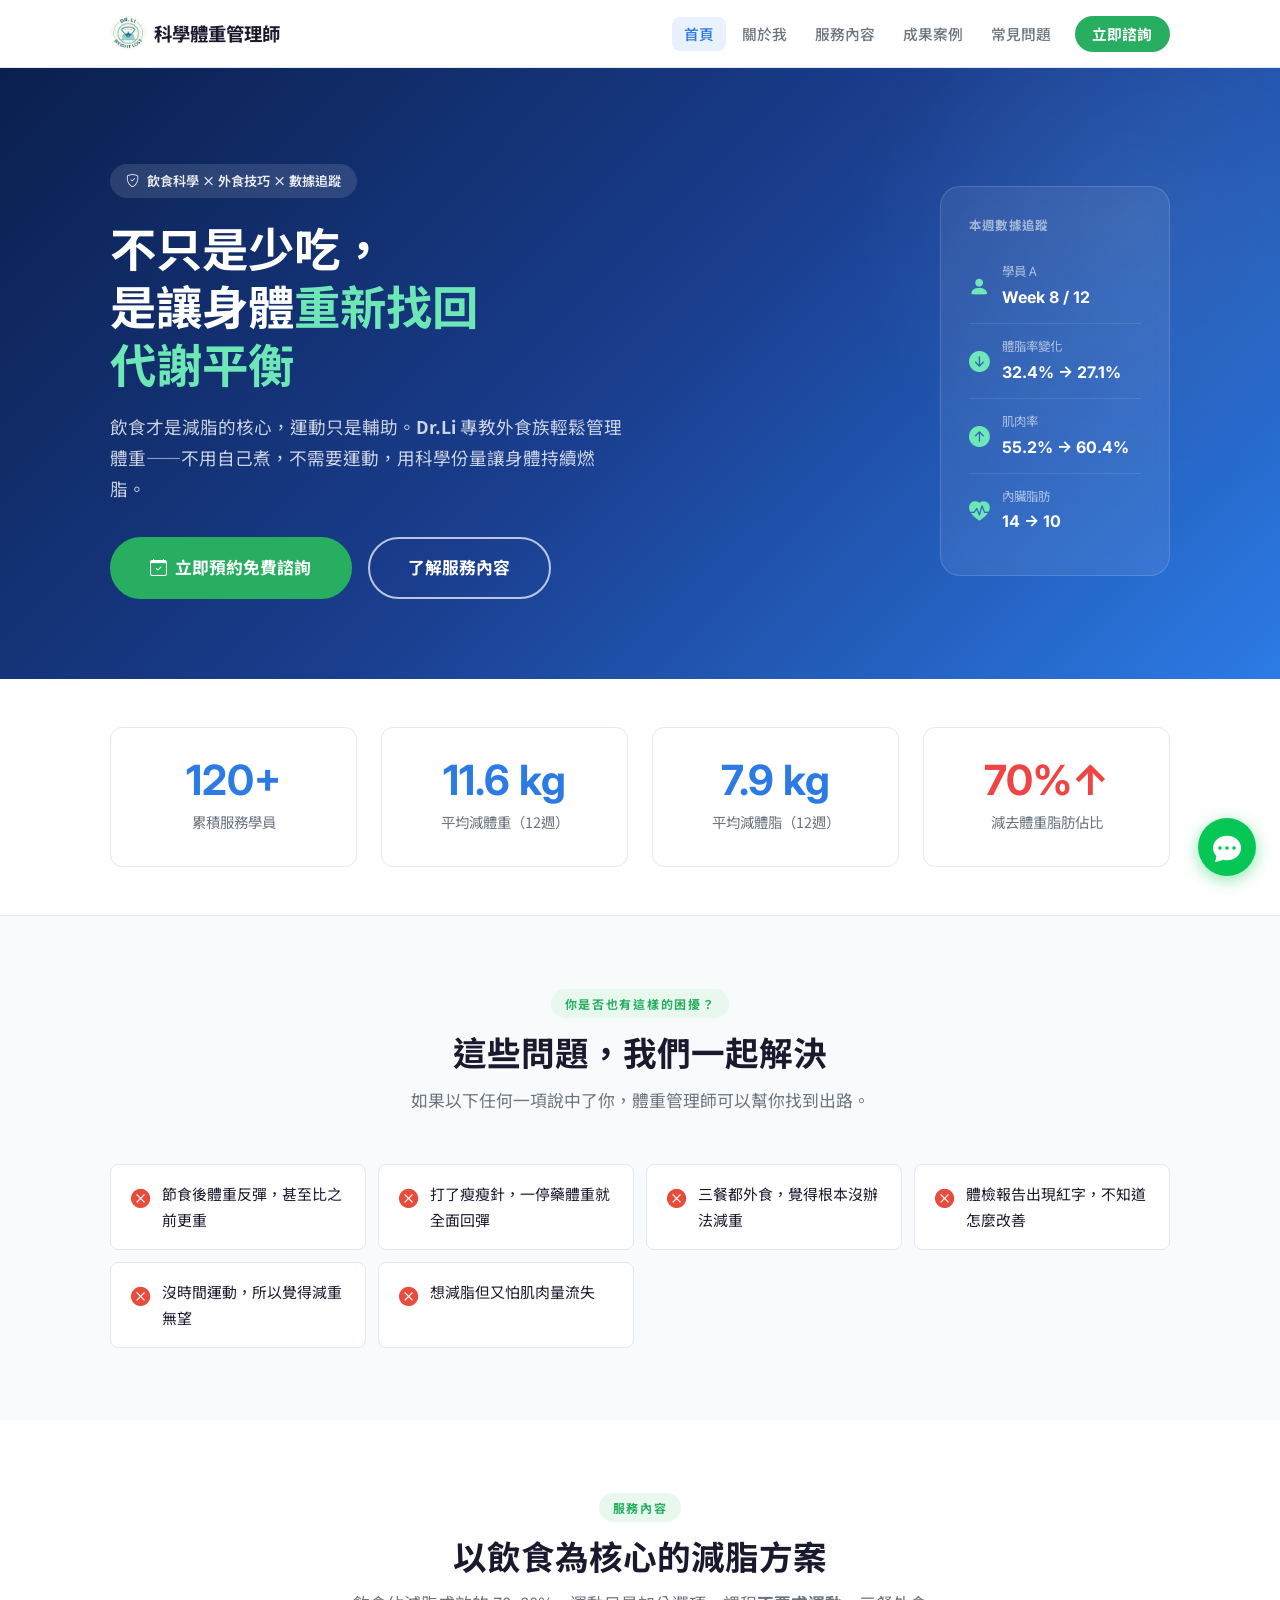
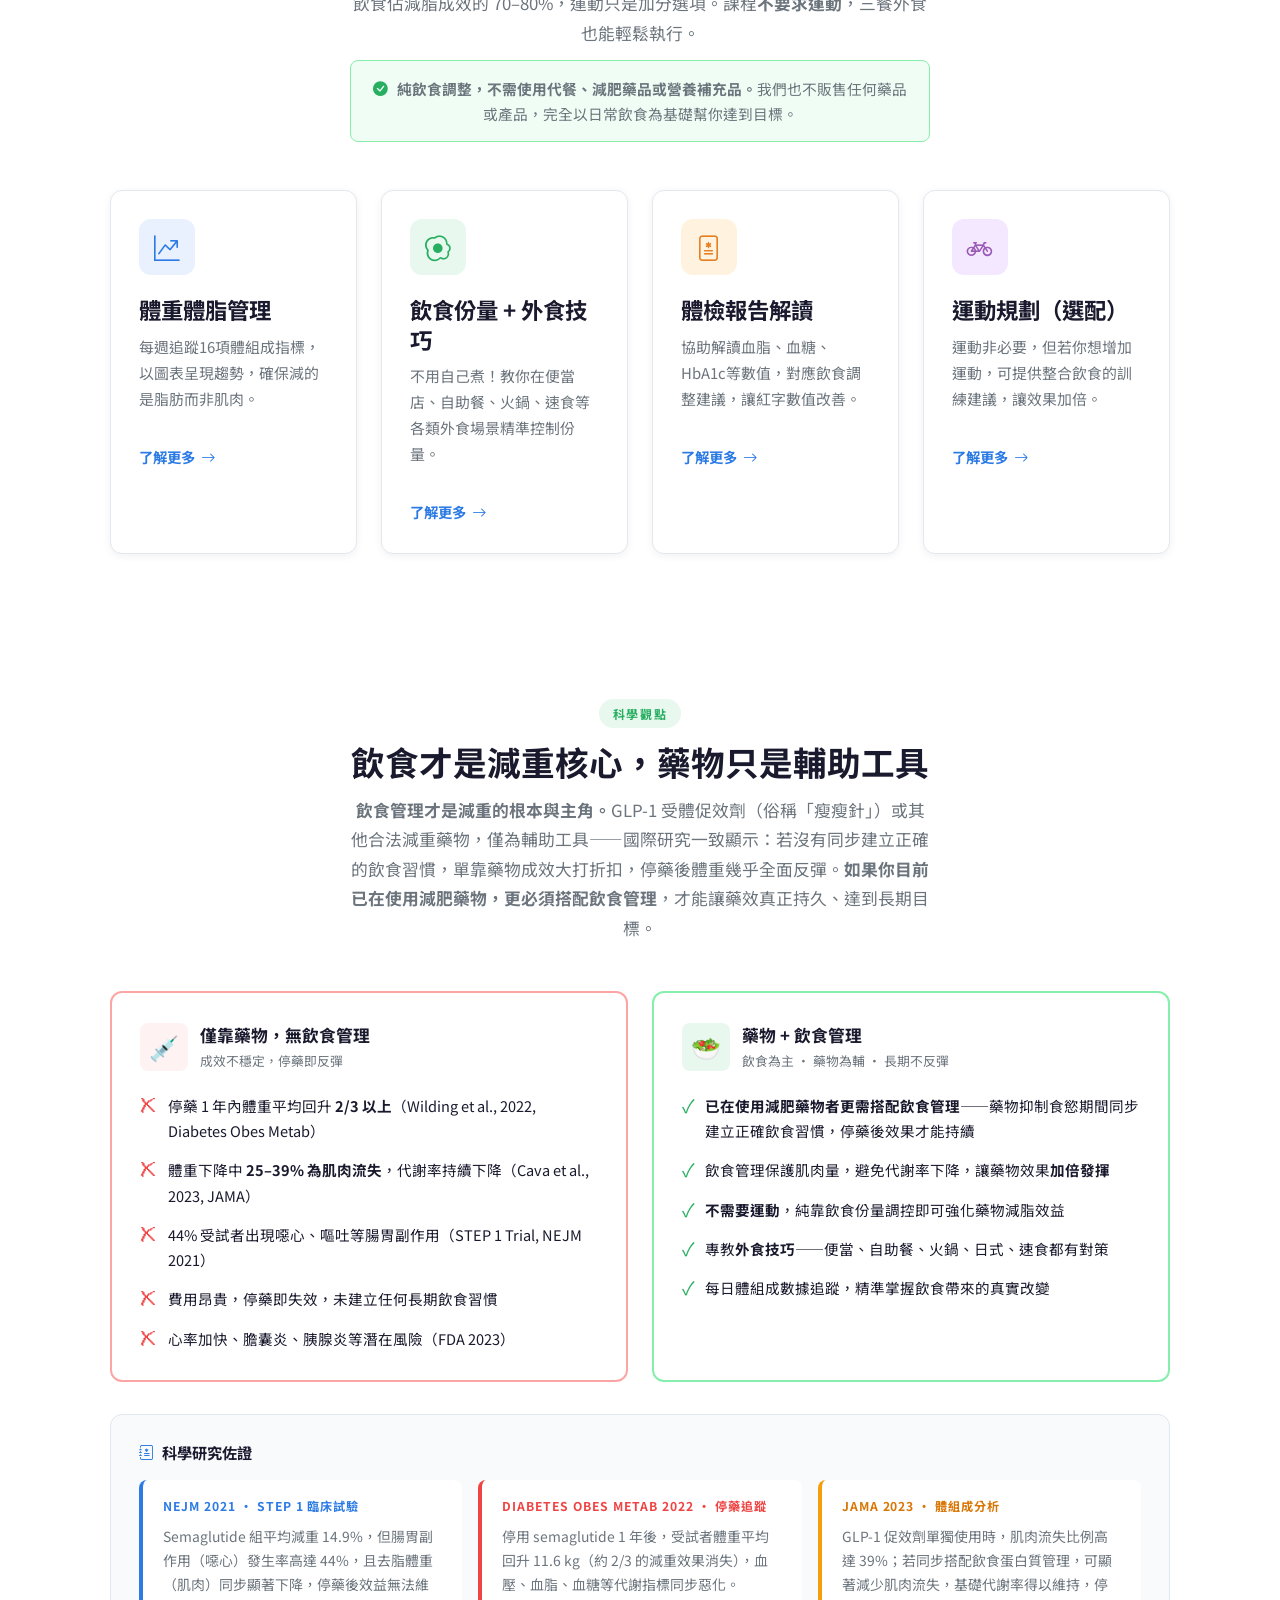
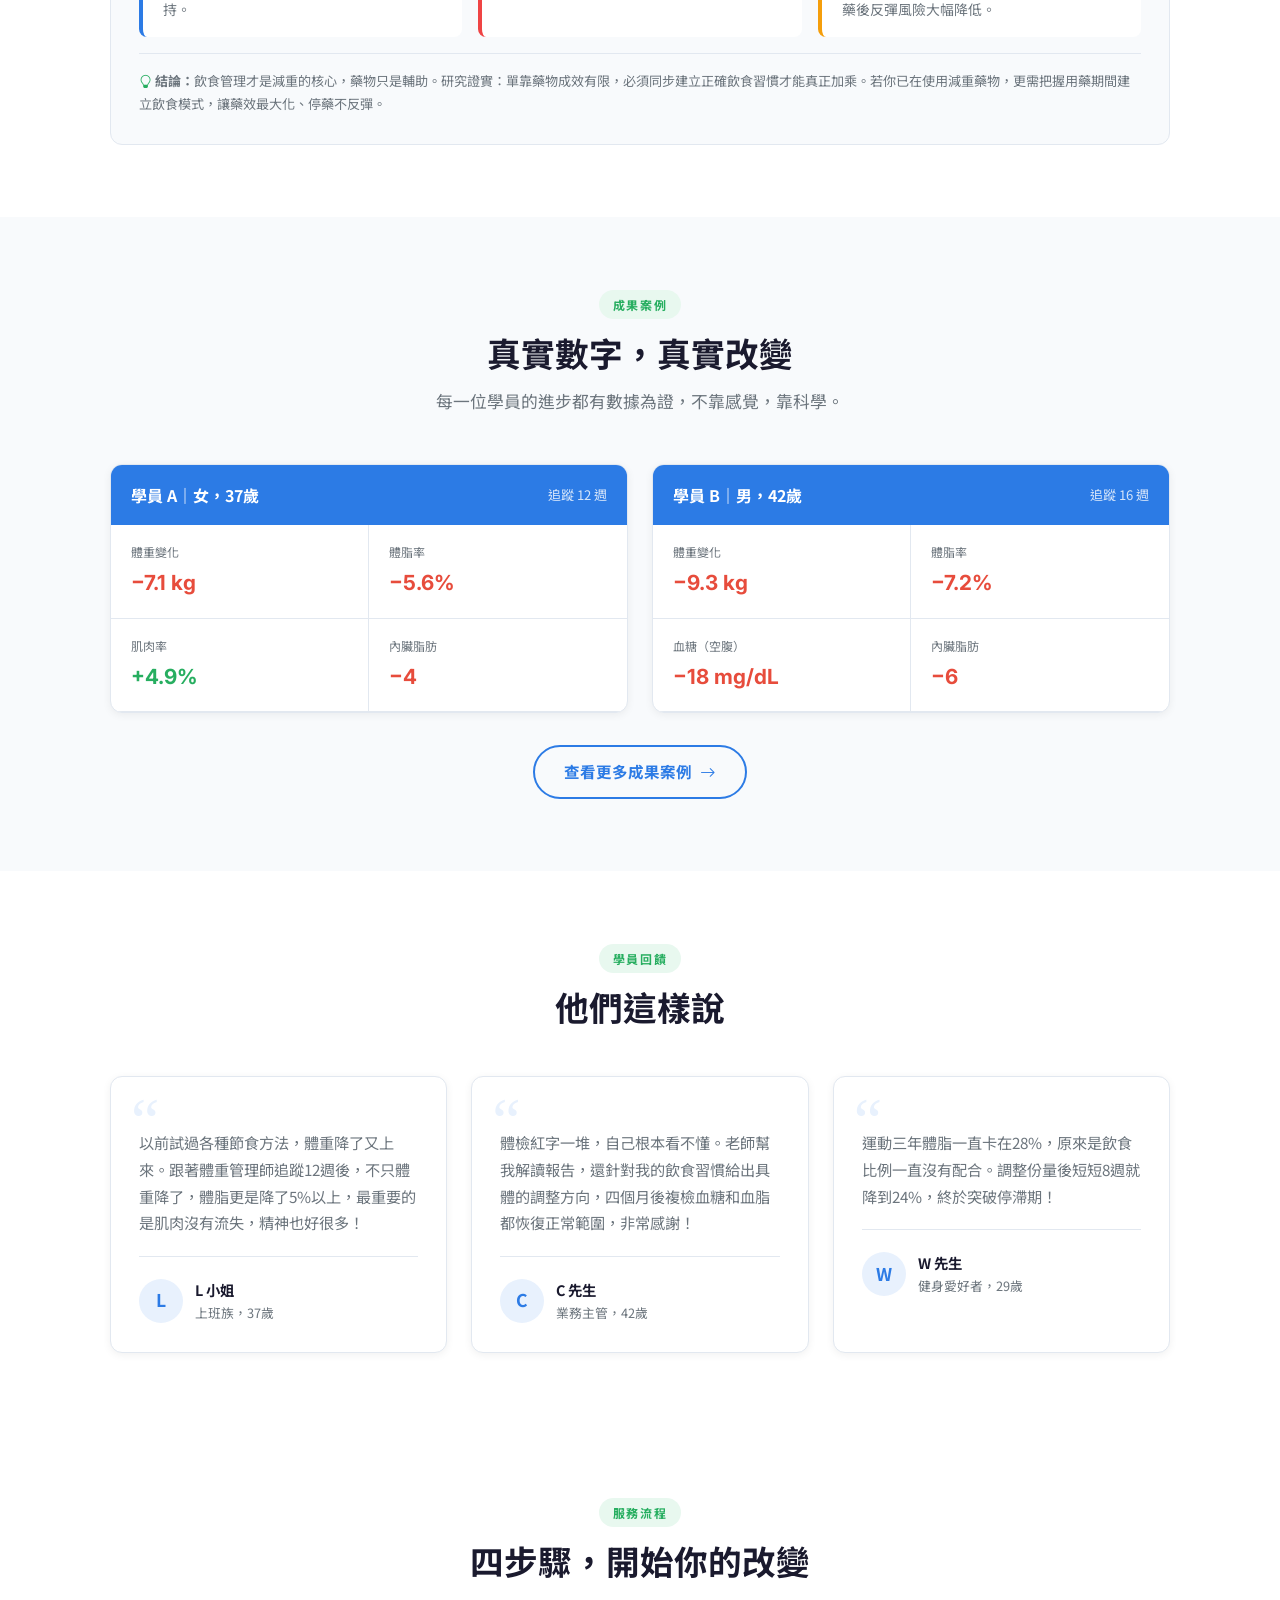
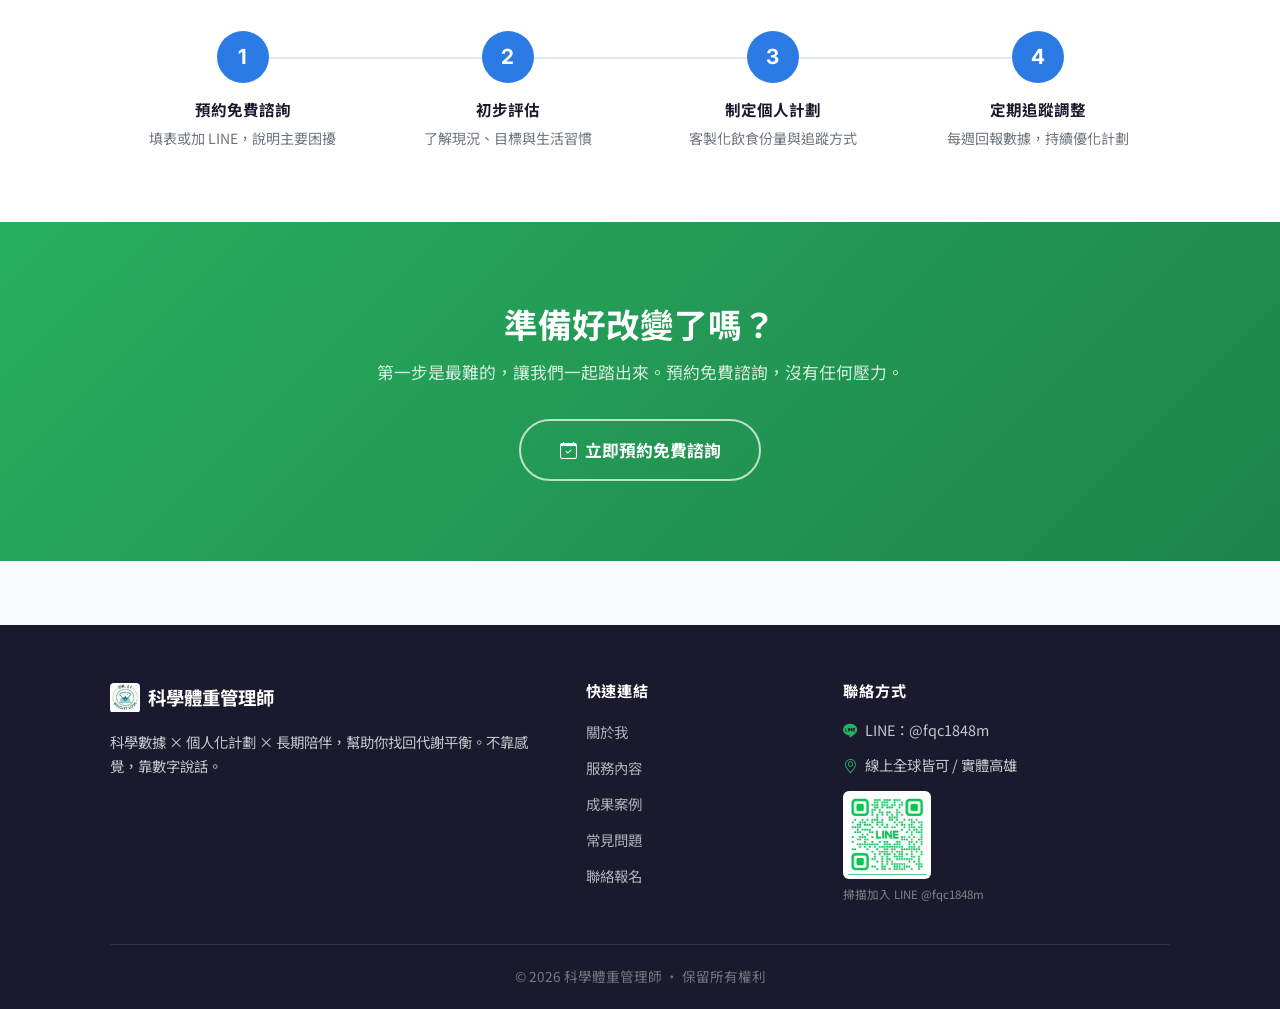
<file: index.html>
<!DOCTYPE html>
<html lang="zh-TW">
<head>
  <meta charset="UTF-8">
  <meta name="viewport" content="width=device-width, initial-scale=1.0">
  <meta name="description" content="Dr.Li 體重管理：以飲食份量科學為核心，專教外食技巧，不強迫運動。搭配瘦瘦針或合法減重藥物效果加乘，幫助你長期維持體脂健康、停藥不反彈。">
  <title>首頁 | 科學體重管理師</title>
  <meta property="og:title" content="Dr.Li — 不只是少吃，是找回代謝平衡">
  <meta property="og:description" content="飲食才是關鍵，運動只是輔助。Dr.Li 專教外食族輕鬆減脂。">
  <link rel="preconnect" href="https://fonts.googleapis.com">
  <link href="https://fonts.googleapis.com/css2?family=Noto+Sans+TC:wght@400;500;700&family=Inter:wght@400;600;700&display=swap" rel="stylesheet">
  <link rel="stylesheet" href="https://cdn.jsdelivr.net/npm/bootstrap-icons@1.11.0/font/bootstrap-icons.css">
  <link rel="stylesheet" href="css/main.css">
  <link rel="stylesheet" href="css/components.css">
  <style>
    /* ─── Hero ─── */
    .hero {
      background: linear-gradient(135deg, #0a1f4d 0%, #1a3e8f 50%, var(--primary) 100%);
      color: #fff;
      padding: 6rem 0 5rem;
      position: relative;
      overflow: hidden;
    }
    .hero::after {
      content: '';
      position: absolute;
      width: 600px; height: 600px;
      right: -150px; top: -150px;
      background: radial-gradient(circle, rgba(255,255,255,0.06) 0%, transparent 70%);
      border-radius: 50%;
    }
    .hero-inner {
      display: grid;
      grid-template-columns: 1fr auto;
      gap: 3rem;
      align-items: center;
    }
    .hero-label {
      display: inline-flex;
      align-items: center;
      gap: 0.5rem;
      background: rgba(255,255,255,0.12);
      color: rgba(255,255,255,0.9);
      padding: 0.35rem 1rem;
      border-radius: 99px;
      font-size: 0.82rem;
      font-weight: 600;
      margin-bottom: 1.25rem;
    }
    .hero h1 {
      color: #fff;
      font-size: clamp(1.8rem, 5vw, 2.9rem);
      margin-bottom: 1.25rem;
      line-height: 1.25;
    }
    .hero h1 span { color: #6EE7B7; }
    .hero-subtitle {
      font-size: 1.1rem;
      color: rgba(255,255,255,0.78);
      margin-bottom: 2rem;
      max-width: 520px;
    }
    .hero-actions { display: flex; gap: 1rem; flex-wrap: wrap; }
    .hero-visual {
      background: rgba(255,255,255,0.08);
      border: 1px solid rgba(255,255,255,0.15);
      border-radius: var(--radius-lg);
      padding: 1.75rem;
      min-width: 230px;
      backdrop-filter: blur(8px);
    }
    .hero-visual .metric {
      display: flex;
      align-items: center;
      gap: 0.75rem;
      padding: 0.75rem 0;
      border-bottom: 1px solid rgba(255,255,255,0.1);
    }
    .hero-visual .metric:last-child { border: none; }
    .hero-visual .metric i { font-size: 1.3rem; color: #6EE7B7; }
    .hero-visual .metric .label { font-size: 0.78rem; color: rgba(255,255,255,0.6); }
    .hero-visual .metric .value { font-family: 'Inter'; font-weight: 700; color: #fff; }
    @media (max-width: 700px) {
      .hero-inner { grid-template-columns: 1fr; }
      .hero-visual { display: none; }
    }

    /* ─── Stats ─── */
    .stats-section { background: #fff; padding: 3rem 0; border-bottom: 1px solid var(--border); }
    .stats-grid { display: grid; grid-template-columns: repeat(4, 1fr); gap: 1.5rem; }
    @media (max-width: 860px) { .stats-grid { grid-template-columns: repeat(2, 1fr); } }
    @media (max-width: 480px) { .stats-grid { grid-template-columns: 1fr; } }

    /* ─── 問題共鳴 ─── */
    .pain-section { background: var(--bg); }

    /* ─── 服務速覽 ─── */
    .services-section { background: #fff; }
    .services-section .card-body { height: 100%; }

    /* ─── 成果預覽 ─── */
    .results-preview { background: var(--bg); }
    .results-preview-grid {
      display: grid;
      grid-template-columns: repeat(auto-fit, minmax(300px, 1fr));
      gap: 1.5rem;
      margin-bottom: 2rem;
    }
    .mini-result {
      background: var(--bg-card);
      border: 1px solid var(--border);
      border-radius: var(--radius);
      overflow: hidden;
      box-shadow: var(--shadow);
    }
    .mini-result-header {
      background: var(--primary);
      color: #fff;
      padding: 1rem 1.25rem;
      display: flex;
      justify-content: space-between;
      align-items: center;
    }
    .mini-result-header span { font-size: 0.82rem; opacity: 0.8; }
    .mini-stats {
      display: grid;
      grid-template-columns: repeat(2, 1fr);
      gap: 0;
    }
    .mini-stat {
      padding: 1rem 1.25rem;
      border-right: 1px solid var(--border);
      border-bottom: 1px solid var(--border);
    }
    .mini-stat:nth-child(even) { border-right: none; }
    .mini-stat .label { font-size: 0.75rem; color: var(--text-secondary); margin-bottom: 0.2rem; }
    .mini-stat .diff {
      font-family: 'Inter';
      font-size: 1.3rem;
      font-weight: 700;
    }
    .diff.neg { color: var(--danger); }
    .diff.pos { color: var(--accent); }

    /* ─── 流程 ─── */
    .process-section { background: #fff; }
    .step-connector {
      display: flex;
      align-items: center;
      justify-content: center;
    }
    .step-connector::after {
      content: '';
      display: block;
      height: 2px;
      width: 60%;
      background: var(--border);
      margin: 0 auto;
    }
    .steps-row {
      display: grid;
      grid-template-columns: repeat(4, 1fr);
      gap: 0;
      position: relative;
    }
    .steps-row::before {
      content: '';
      position: absolute;
      top: 26px;
      left: calc(12.5% + 26px);
      right: calc(12.5% + 26px);
      height: 2px;
      background: var(--border);
      z-index: 0;
    }
    @media (max-width: 700px) {
      .steps-row { grid-template-columns: repeat(2, 1fr); gap: 1.5rem; }
      .steps-row::before { display: none; }
    }

    /* ─── 最終CTA ─── */
    .cta-section {
      background: linear-gradient(135deg, var(--accent) 0%, #1e8449 100%);
      color: #fff;
      padding: 5rem 0;
      text-align: center;
    }
    .cta-section h2 { color: #fff; margin-bottom: 0.75rem; }
    .cta-section p  { color: rgba(255,255,255,0.82); margin-bottom: 2rem; font-size: 1.05rem; }
  </style>
</head>
<body>

<!-- ===== 導航列 ===== -->
<nav class="navbar" id="navbar">
  <div class="container">
    <a href="index.html" class="navbar-brand">
      <img src="logo.jpg" alt="科學體重管理師" class="navbar-logo">
      <span>科學體重管理師</span>
    </a>
    <button class="hamburger" id="hamburger" aria-label="開啟選單">
      <span></span><span></span><span></span>
    </button>
    <ul class="nav-links" id="navLinks">
      <li><a href="index.html">首頁</a></li>
      <li><a href="about.html">關於我</a></li>
      <li><a href="services.html">服務內容</a></li>
      <li><a href="results.html">成果案例</a></li>
      <li><a href="faq.html">常見問題</a></li>
      <li><a href="contact.html" class="nav-cta">立即諮詢</a></li>
    </ul>
  </div>
</nav>

<!-- ===== Hero ===== -->
<section class="hero">
  <div class="container">
    <div class="hero-inner">
      <div class="hero-content">
        <div class="hero-label"><i class="bi bi-shield-check"></i> 飲食科學 × 外食技巧 × 數據追蹤</div>
        <h1>不只是少吃，<br>是讓身體<span>重新找回<br>代謝平衡</span></h1>
        <p class="hero-subtitle">飲食才是減脂的核心，運動只是輔助。<strong>Dr.Li</strong> 專教外食族輕鬆管理體重——不用自己煮，不需要運動，用科學份量讓身體持續燃脂。</p>
        <div class="hero-actions">
          <a href="contact.html" class="btn btn-accent btn-lg">
            <i class="bi bi-calendar-check"></i> 立即預約免費諮詢
          </a>
          <a href="services.html" class="btn btn-outline-white btn-lg">了解服務內容</a>
        </div>
      </div>
      <div class="hero-visual">
        <div style="font-size:0.78rem;color:rgba(255,255,255,0.55);font-weight:700;letter-spacing:0.1em;text-transform:uppercase;margin-bottom:0.75rem;">本週數據追蹤</div>
        <div class="metric">
          <i class="bi bi-person-fill"></i>
          <div><div class="label">學員 A</div><div class="value">Week 8 / 12</div></div>
        </div>
        <div class="metric">
          <i class="bi bi-arrow-down-circle-fill"></i>
          <div><div class="label">體脂率變化</div><div class="value">32.4% → 27.1%</div></div>
        </div>
        <div class="metric">
          <i class="bi bi-arrow-up-circle-fill"></i>
          <div><div class="label">肌肉率</div><div class="value">55.2% → 60.4%</div></div>
        </div>
        <div class="metric">
          <i class="bi bi-heart-pulse-fill"></i>
          <div><div class="label">內臟脂肪</div><div class="value">14 → 10</div></div>
        </div>
      </div>
    </div>
  </div>
</section>

<!-- ===== 數字亮點 ===== -->
<section class="stats-section">
  <div class="container">
    <div class="stats-grid">
      <div class="stat-card" data-reveal>
        <div class="stat-num num"><span data-target="120" data-suffix="+">0+</span></div>
        <div class="stat-label">累積服務學員</div>
      </div>
      <div class="stat-card" data-reveal>
        <div class="stat-num num"><span data-target="11.6" data-decimal="1" data-suffix=" kg">0 kg</span></div>
        <div class="stat-label">平均減體重（12週）</div>
      </div>
      <div class="stat-card" data-reveal>
        <div class="stat-num num"><span data-target="7.9" data-decimal="1" data-suffix=" kg">0 kg</span></div>
        <div class="stat-label">平均減體脂（12週）</div>
      </div>
      <div class="stat-card" data-reveal>
        <div class="stat-num num" style="color:#ef4444;"><span data-target="70" data-suffix="%↑">0%↑</span></div>
        <div class="stat-label">減去體重脂肪佔比</div>
      </div>
    </div>
  </div>
</section>

<!-- ===== 問題共鳴 ===== -->
<section class="pain-section">
  <div class="container">
    <div class="section-header" data-reveal>
      <span class="label">你是否也有這樣的困擾？</span>
      <h2>這些問題，我們一起解決</h2>
      <p>如果以下任何一項說中了你，體重管理師可以幫你找到出路。</p>
    </div>
    <div class="checklist" data-reveal>
      <div class="checklist-item"><i class="bi bi-x-circle-fill"></i><span>節食後體重反彈，甚至比之前更重</span></div>
      <div class="checklist-item"><i class="bi bi-x-circle-fill"></i><span>打了瘦瘦針，一停藥體重就全面回彈</span></div>
      <div class="checklist-item"><i class="bi bi-x-circle-fill"></i><span>三餐都外食，覺得根本沒辦法減重</span></div>
      <div class="checklist-item"><i class="bi bi-x-circle-fill"></i><span>體檢報告出現紅字，不知道怎麼改善</span></div>
      <div class="checklist-item"><i class="bi bi-x-circle-fill"></i><span>沒時間運動，所以覺得減重無望</span></div>
      <div class="checklist-item"><i class="bi bi-x-circle-fill"></i><span>想減脂但又怕肌肉量流失</span></div>
    </div>
  </div>
</section>

<!-- ===== 四大服務速覽 ===== -->
<section class="services-section">
  <div class="container">
    <div class="section-header" data-reveal>
      <span class="label">服務內容</span>
      <h2>以飲食為核心的減脂方案</h2>
      <p>飲食佔減脂成效的 70–80%，運動只是加分選項。課程<strong>不要求運動</strong>，三餐外食也能輕鬆執行。</p>
      <p style="margin-top:0.75rem;padding:0.9rem 1.25rem;background:#f0fdf4;border:1px solid #86efac;border-radius:var(--radius-sm);font-size:0.92rem;color:var(--text-secondary);">
        <i class="bi bi-check-circle-fill" style="color:var(--accent);margin-right:0.4rem;"></i>
        <strong>純飲食調整，不需使用代餐、減肥藥品或營養補充品。</strong>我們也不販售任何藥品或產品，完全以日常飲食為基礎幫你達到目標。
      </p>
    </div>
    <div class="grid-4">
      <div class="card service-card" data-reveal>
        <div class="card-body">
          <div class="service-icon"><i class="bi bi-graph-up-arrow"></i></div>
          <h3>體重體脂管理</h3>
          <p>每週追蹤16項體組成指標，以圖表呈現趨勢，確保減的是脂肪而非肌肉。</p>
          <a href="services.html#weight" class="learn-more">了解更多 <i class="bi bi-arrow-right"></i></a>
        </div>
      </div>
      <div class="card service-card" data-reveal>
        <div class="card-body">
          <div class="service-icon" style="background:var(--accent-light);color:var(--accent)"><i class="bi bi-egg-fried"></i></div>
          <h3>飲食份量 + 外食技巧</h3>
          <p>不用自己煮！教你在便當店、自助餐、火鍋、速食等各類外食場景精準控制份量。</p>
          <a href="services.html#diet" class="learn-more">了解更多 <i class="bi bi-arrow-right"></i></a>
        </div>
      </div>
      <div class="card service-card" data-reveal>
        <div class="card-body">
          <div class="service-icon" style="background:#fff3e0;color:#e67e22"><i class="bi bi-file-medical"></i></div>
          <h3>體檢報告解讀</h3>
          <p>協助解讀血脂、血糖、HbA1c等數值，對應飲食調整建議，讓紅字數值改善。</p>
          <a href="services.html#health" class="learn-more">了解更多 <i class="bi bi-arrow-right"></i></a>
        </div>
      </div>
      <div class="card service-card" data-reveal>
        <div class="card-body">
          <div class="service-icon" style="background:#f3e8ff;color:#9b59b6"><i class="bi bi-bicycle"></i></div>
          <h3>運動規劃（選配）</h3>
          <p>運動非必要，但若你想增加運動，可提供整合飲食的訓練建議，讓效果加倍。</p>
          <a href="services.html#exercise" class="learn-more">了解更多 <i class="bi bi-arrow-right"></i></a>
        </div>
      </div>
    </div>
  </div>
</section>

<!-- ===== 瘦瘦針 vs 飲食管理 ===== -->
<section style="background:#fff; padding:4.5rem 0;">
  <div class="container">
    <div class="section-header" data-reveal>
      <span class="label">科學觀點</span>
      <h2>飲食才是減重核心，藥物只是輔助工具</h2>
      <p><strong>飲食管理才是減重的根本與主角。</strong>GLP-1 受體促效劑（俗稱「瘦瘦針」）或其他合法減重藥物，僅為輔助工具——國際研究一致顯示：若沒有同步建立正確的飲食習慣，單靠藥物成效大打折扣，停藥後體重幾乎全面反彈。<strong>如果你目前已在使用減肥藥物，更必須搭配飲食管理</strong>，才能讓藥效真正持久、達到長期目標。</p>
    </div>

    <div class="grid-2" style="margin-bottom:2rem;" data-reveal>
      <!-- 僅靠藥物 缺點卡 -->
      <div style="background:#fff;border:2px solid #fca5a5;border-radius:var(--radius);padding:1.75rem;">
        <div style="display:flex;align-items:center;gap:0.75rem;margin-bottom:1.25rem;">
          <div style="width:48px;height:48px;background:#fef2f2;border-radius:var(--radius-sm);display:flex;align-items:center;justify-content:center;font-size:1.5rem;">💉</div>
          <div>
            <div style="font-weight:700;font-size:1.05rem;">僅靠藥物，無飲食管理</div>
            <div style="font-size:0.8rem;color:var(--text-secondary);">成效不穩定，停藥即反彈</div>
          </div>
        </div>
        <ul style="list-style:none;display:flex;flex-direction:column;gap:0.85rem;">
          <li style="display:flex;gap:0.65rem;font-size:0.91rem;align-items:flex-start;"><span style="color:#ef4444;font-size:1.15rem;line-height:1.4;">✗</span><span>停藥 1 年內體重平均回升 <strong>2/3 以上</strong>（Wilding et al., 2022, Diabetes Obes Metab）</span></li>
          <li style="display:flex;gap:0.65rem;font-size:0.91rem;align-items:flex-start;"><span style="color:#ef4444;font-size:1.15rem;line-height:1.4;">✗</span><span>體重下降中 <strong>25–39% 為肌肉流失</strong>，代謝率持續下降（Cava et al., 2023, JAMA）</span></li>
          <li style="display:flex;gap:0.65rem;font-size:0.91rem;align-items:flex-start;"><span style="color:#ef4444;font-size:1.15rem;line-height:1.4;">✗</span><span>44% 受試者出現噁心、嘔吐等腸胃副作用（STEP 1 Trial, NEJM 2021）</span></li>
          <li style="display:flex;gap:0.65rem;font-size:0.91rem;align-items:flex-start;"><span style="color:#ef4444;font-size:1.15rem;line-height:1.4;">✗</span><span>費用昂貴，停藥即失效，未建立任何長期飲食習慣</span></li>
          <li style="display:flex;gap:0.65rem;font-size:0.91rem;align-items:flex-start;"><span style="color:#ef4444;font-size:1.15rem;line-height:1.4;">✗</span><span>心率加快、膽囊炎、胰腺炎等潛在風險（FDA 2023）</span></li>
        </ul>
      </div>

      <!-- 飲食管理（含藥物搭配）優點卡 -->
      <div style="background:#fff;border:2px solid #86efac;border-radius:var(--radius);padding:1.75rem;">
        <div style="display:flex;align-items:center;gap:0.75rem;margin-bottom:1.25rem;">
          <div style="width:48px;height:48px;background:var(--accent-light);border-radius:var(--radius-sm);display:flex;align-items:center;justify-content:center;font-size:1.5rem;">🥗</div>
          <div>
            <div style="font-weight:700;font-size:1.05rem;">藥物 + 飲食管理</div>
            <div style="font-size:0.8rem;color:var(--text-secondary);">飲食為主 · 藥物為輔 · 長期不反彈</div>
          </div>
        </div>
        <ul style="list-style:none;display:flex;flex-direction:column;gap:0.85rem;">
          <li style="display:flex;gap:0.65rem;font-size:0.91rem;align-items:flex-start;"><span style="color:var(--accent);font-size:1.15rem;line-height:1.4;">✓</span><span><strong>已在使用減肥藥物者更需搭配飲食管理</strong>——藥物抑制食慾期間同步建立正確飲食習慣，停藥後效果才能持續</span></li>
          <li style="display:flex;gap:0.65rem;font-size:0.91rem;align-items:flex-start;"><span style="color:var(--accent);font-size:1.15rem;line-height:1.4;">✓</span><span>飲食管理保護肌肉量，避免代謝率下降，讓藥物效果<strong>加倍發揮</strong></span></li>
          <li style="display:flex;gap:0.65rem;font-size:0.91rem;align-items:flex-start;"><span style="color:var(--accent);font-size:1.15rem;line-height:1.4;">✓</span><span><strong>不需要運動</strong>，純靠飲食份量調控即可強化藥物減脂效益</span></li>
          <li style="display:flex;gap:0.65rem;font-size:0.91rem;align-items:flex-start;"><span style="color:var(--accent);font-size:1.15rem;line-height:1.4;">✓</span><span>專教<strong>外食技巧</strong>——便當、自助餐、火鍋、日式、速食都有對策</span></li>
          <li style="display:flex;gap:0.65rem;font-size:0.91rem;align-items:flex-start;"><span style="color:var(--accent);font-size:1.15rem;line-height:1.4;">✓</span><span>每日體組成數據追蹤，精準掌握飲食帶來的真實改變</span></li>
        </ul>
      </div>
    </div>

    <!-- 科學佐證卡片區 -->
    <div style="background:var(--bg);border:1px solid var(--border);border-radius:var(--radius);padding:1.75rem;" data-reveal>
      <h3 style="font-size:0.95rem;margin-bottom:1.1rem;display:flex;align-items:center;gap:0.5rem;"><i class="bi bi-journal-medical" style="color:var(--primary)"></i> 科學研究佐證</h3>
      <div style="display:grid;grid-template-columns:repeat(auto-fit,minmax(260px,1fr));gap:1rem;">
        <div style="background:#fff;border-radius:var(--radius-sm);padding:1rem 1.25rem;border-left:4px solid var(--primary);">
          <div style="font-size:0.76rem;font-weight:700;color:var(--primary);margin-bottom:0.4rem;text-transform:uppercase;letter-spacing:0.08em;">NEJM 2021 · STEP 1 臨床試驗</div>
          <p style="font-size:0.87rem;color:var(--text-secondary);margin:0;">Semaglutide 組平均減重 14.9%，但腸胃副作用（噁心）發生率高達 44%，且去脂體重（肌肉）同步顯著下降，停藥後效益無法維持。</p>
        </div>
        <div style="background:#fff;border-radius:var(--radius-sm);padding:1rem 1.25rem;border-left:4px solid #ef4444;">
          <div style="font-size:0.76rem;font-weight:700;color:#ef4444;margin-bottom:0.4rem;text-transform:uppercase;letter-spacing:0.08em;">Diabetes Obes Metab 2022 · 停藥追蹤</div>
          <p style="font-size:0.87rem;color:var(--text-secondary);margin:0;">停用 semaglutide 1 年後，受試者體重平均回升 11.6 kg（約 2/3 的減重效果消失），血壓、血脂、血糖等代謝指標同步惡化。</p>
        </div>
        <div style="background:#fff;border-radius:var(--radius-sm);padding:1rem 1.25rem;border-left:4px solid #f59e0b;">
          <div style="font-size:0.76rem;font-weight:700;color:#d97706;margin-bottom:0.4rem;text-transform:uppercase;letter-spacing:0.08em;">JAMA 2023 · 體組成分析</div>
          <p style="font-size:0.87rem;color:var(--text-secondary);margin:0;">GLP-1 促效劑單獨使用時，肌肉流失比例高達 39%；若同步搭配飲食蛋白質管理，可顯著減少肌肉流失，基礎代謝率得以維持，停藥後反彈風險大幅降低。</p>
        </div>
      </div>
      <p style="font-size:0.82rem;color:var(--text-secondary);margin-top:1rem;margin-bottom:0;padding-top:1rem;border-top:1px solid var(--border);">
        <i class="bi bi-lightbulb" style="color:var(--accent)"></i>
        <strong>結論：</strong>飲食管理才是減重的核心，藥物只是輔助。研究證實：單靠藥物成效有限，必須同步建立正確飲食習慣才能真正加乘。若你已在使用減重藥物，更需把握用藥期間建立飲食模式，讓藥效最大化、停藥不反彈。
      </p>
    </div>
  </div>
</section>

<!-- ===== 成果預覽 ===== -->
<section class="results-preview">
  <div class="container">
    <div class="section-header" data-reveal>
      <span class="label">成果案例</span>
      <h2>真實數字，真實改變</h2>
      <p>每一位學員的進步都有數據為證，不靠感覺，靠科學。</p>
    </div>
    <div class="results-preview-grid">
      <div class="mini-result" data-reveal>
        <div class="mini-result-header">
          <strong>學員 A｜女，37歲</strong>
          <span>追蹤 12 週</span>
        </div>
        <div class="mini-stats">
          <div class="mini-stat"><div class="label">體重變化</div><div class="diff neg num">−7.1 kg</div></div>
          <div class="mini-stat"><div class="label">體脂率</div><div class="diff neg num">−5.6%</div></div>
          <div class="mini-stat"><div class="label">肌肉率</div><div class="diff pos num">+4.9%</div></div>
          <div class="mini-stat"><div class="label">內臟脂肪</div><div class="diff neg num">−4</div></div>
        </div>
      </div>
      <div class="mini-result" data-reveal>
        <div class="mini-result-header">
          <strong>學員 B｜男，42歲</strong>
          <span>追蹤 16 週</span>
        </div>
        <div class="mini-stats">
          <div class="mini-stat"><div class="label">體重變化</div><div class="diff neg num">−9.3 kg</div></div>
          <div class="mini-stat"><div class="label">體脂率</div><div class="diff neg num">−7.2%</div></div>
          <div class="mini-stat"><div class="label">血糖（空腹）</div><div class="diff neg num">−18 mg/dL</div></div>
          <div class="mini-stat"><div class="label">內臟脂肪</div><div class="diff neg num">−6</div></div>
        </div>
      </div>
    </div>
    <div class="text-center" data-reveal>
      <a href="results.html" class="btn btn-outline">查看更多成果案例 <i class="bi bi-arrow-right"></i></a>
    </div>
  </div>
</section>

<!-- ===== 學員見證 ===== -->
<section style="background:#fff; padding: 4.5rem 0;">
  <div class="container">
    <div class="section-header" data-reveal>
      <span class="label">學員回饋</span>
      <h2>他們這樣說</h2>
    </div>
    <div class="grid-3">
      <div class="testimonial-card" data-reveal>
        <p>以前試過各種節食方法，體重降了又上來。跟著體重管理師追蹤12週後，不只體重降了，體脂更是降了5%以上，最重要的是肌肉沒有流失，精神也好很多！</p>
        <div class="testimonial-author">
          <div class="author-avatar">L</div>
          <div class="author-info">
            <div class="name">L 小姐</div>
            <div class="meta">上班族，37歲</div>
          </div>
        </div>
      </div>
      <div class="testimonial-card" data-reveal>
        <p>體檢紅字一堆，自己根本看不懂。老師幫我解讀報告，還針對我的飲食習慣給出具體的調整方向，四個月後複檢血糖和血脂都恢復正常範圍，非常感謝！</p>
        <div class="testimonial-author">
          <div class="author-avatar">C</div>
          <div class="author-info">
            <div class="name">C 先生</div>
            <div class="meta">業務主管，42歲</div>
          </div>
        </div>
      </div>
      <div class="testimonial-card" data-reveal>
        <p>運動三年體脂一直卡在28%，原來是飲食比例一直沒有配合。調整份量後短短8週就降到24%，終於突破停滯期！</p>
        <div class="testimonial-author">
          <div class="author-avatar">W</div>
          <div class="author-info">
            <div class="name">W 先生</div>
            <div class="meta">健身愛好者，29歲</div>
          </div>
        </div>
      </div>
    </div>
  </div>
</section>

<!-- ===== 服務流程 ===== -->
<section class="process-section">
  <div class="container">
    <div class="section-header" data-reveal>
      <span class="label">服務流程</span>
      <h2>四步驟，開始你的改變</h2>
    </div>
    <div class="steps-row" data-reveal>
      <div class="step">
        <div class="step-num">1</div>
        <h4>預約免費諮詢</h4>
        <p class="text-muted" style="font-size:0.88rem">填表或加 LINE，說明主要困擾</p>
      </div>
      <div class="step">
        <div class="step-num">2</div>
        <h4>初步評估</h4>
        <p class="text-muted" style="font-size:0.88rem">了解現況、目標與生活習慣</p>
      </div>
      <div class="step">
        <div class="step-num">3</div>
        <h4>制定個人計劃</h4>
        <p class="text-muted" style="font-size:0.88rem">客製化飲食份量與追蹤方式</p>
      </div>
      <div class="step">
        <div class="step-num">4</div>
        <h4>定期追蹤調整</h4>
        <p class="text-muted" style="font-size:0.88rem">每週回報數據，持續優化計劃</p>
      </div>
    </div>
  </div>
</section>

<!-- ===== 最終 CTA ===== -->
<section class="cta-section">
  <div class="container" data-reveal>
    <h2>準備好改變了嗎？</h2>
    <p>第一步是最難的，讓我們一起踏出來。預約免費諮詢，沒有任何壓力。</p>
    <a href="contact.html" class="btn btn-outline-white btn-lg">
      <i class="bi bi-calendar-check"></i> 立即預約免費諮詢
    </a>
  </div>
</section>

<!-- ===== 頁尾 ===== -->
<footer class="footer">
  <div class="container">
    <div class="footer-grid">
      <div class="footer-brand">
        <a href="index.html" class="footer-logo"><img src="logo.jpg" alt="科學體重管理師" class="footer-logo-img"> 科學體重管理師</a>
        <p>科學數據 × 個人化計劃 × 長期陪伴，幫助你找回代謝平衡。不靠感覺，靠數字說話。</p>
      </div>
      <div class="footer-links">
        <h4>快速連結</h4>
        <ul>
          <li><a href="about.html">關於我</a></li>
          <li><a href="services.html">服務內容</a></li>
          <li><a href="results.html">成果案例</a></li>
          <li><a href="faq.html">常見問題</a></li>
          <li><a href="contact.html">聯絡報名</a></li>
        </ul>
      </div>
      <div class="footer-contact">
        <h4>聯絡方式</h4>
        <p><i class="bi bi-line"></i> LINE：@fqc1848m</p>

        <p><i class="bi bi-geo-alt"></i> 線上全球皆可 / 實體高雄</p>
        <div style="margin-top:0.85rem;">
          <img src="qrcode.jpg" alt="掃描加入 LINE @fqc1848m" style="width:88px;height:88px;object-fit:contain;background:#fff;border-radius:6px;padding:4px;display:block;">
          <div style="font-size:0.72rem;color:rgba(255,255,255,0.45);margin-top:0.35rem;">掃描加入 LINE @fqc1848m</div>
        </div>
      </div>
    </div>
    <div class="footer-bottom">© 2026 科學體重管理師 · 保留所有權利</div>
  </div>
</footer>

<a href="https://line.me/R/ti/p/@fqc1848m" target="_blank" rel="noopener" class="line-fab" title="LINE @fqc1848m">
  <i class="bi bi-chat-dots-fill"></i>
</a>

<script src="js/main.js"></script>
</body>
</html>
</file>
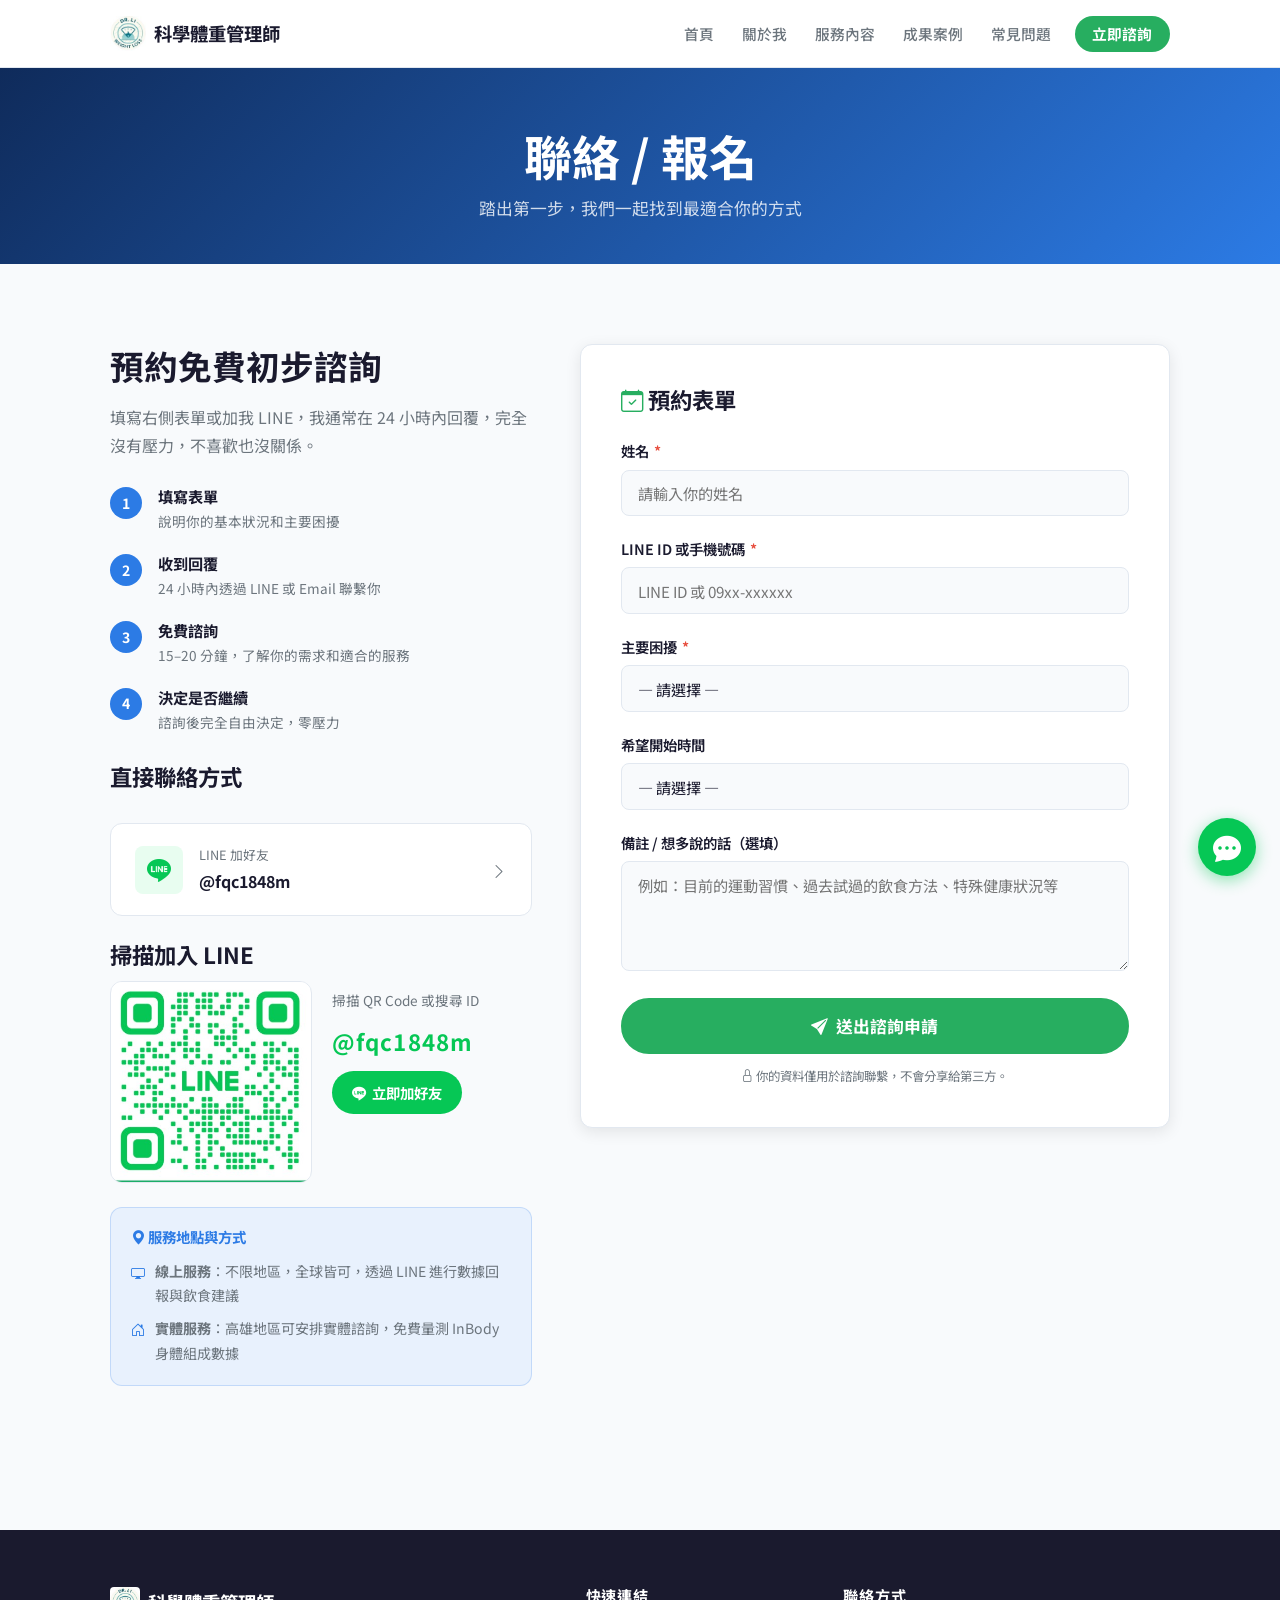
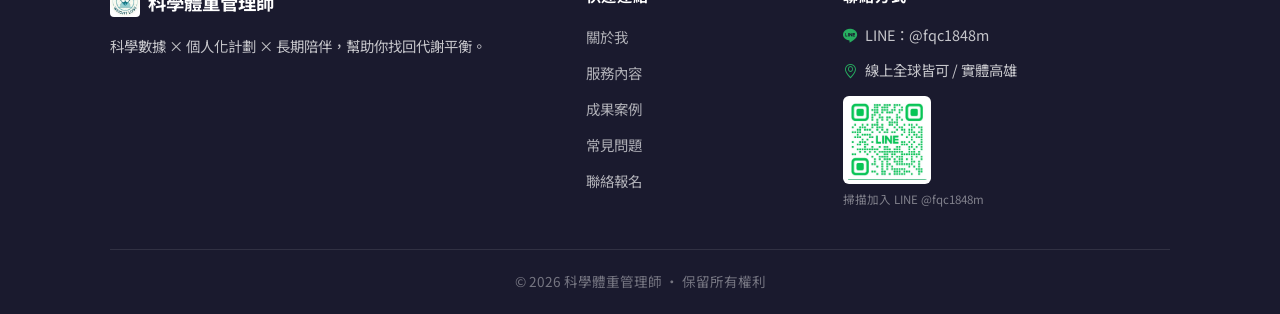
<file: contact.html>
<!DOCTYPE html>
<html lang="zh-TW">
<head>
  <meta charset="UTF-8">
  <meta name="viewport" content="width=device-width, initial-scale=1.0">
  <meta name="description" content="預約 Dr.Li 免費諮詢，填寫表單或直接加 LINE 聯繫，踏出改變的第一步。">
  <title>聯絡報名 | 科學體重管理師</title>
  <link rel="preconnect" href="https://fonts.googleapis.com">
  <link href="https://fonts.googleapis.com/css2?family=Noto+Sans+TC:wght@400;500;700&family=Inter:wght@400;600;700&display=swap" rel="stylesheet">
  <link rel="stylesheet" href="https://cdn.jsdelivr.net/npm/bootstrap-icons@1.11.0/font/bootstrap-icons.css">
  <link rel="stylesheet" href="css/main.css">
  <link rel="stylesheet" href="css/components.css">
  <style>
    .contact-section { background: var(--bg); padding: 5rem 0; }
    .contact-layout {
      display: grid;
      grid-template-columns: 1fr 1.4fr;
      gap: 3rem;
      align-items: start;
    }
    @media (max-width: 820px) {
      .contact-layout { grid-template-columns: 1fr; }
    }

    /* 左側說明 */
    .contact-info h2 { margin-bottom: 1rem; }
    .contact-info p  { color: var(--text-secondary); margin-bottom: 1.5rem; }

    .consult-steps { margin: 1.75rem 0; }
    .consult-step {
      display: flex;
      gap: 1rem;
      align-items: flex-start;
      margin-bottom: 1.25rem;
    }
    .consult-step-num {
      width: 32px; height: 32px;
      background: var(--primary);
      color: #fff;
      border-radius: 50%;
      display: flex;
      align-items: center;
      justify-content: center;
      font-size: 0.88rem;
      font-weight: 700;
      flex-shrink: 0;
    }
    .consult-step h4 { font-size: 0.95rem; margin-bottom: 0.2rem; }
    .consult-step p  { font-size: 0.85rem; color: var(--text-secondary); margin: 0; }

    .direct-contacts { display: flex; flex-direction: column; gap: 0.75rem; margin-top: 2rem; }

    /* 服務地點 */
    .location-card {
      background: var(--primary-light);
      border: 1px solid rgba(44,123,229,0.2);
      border-radius: var(--radius);
      padding: 1.25rem;
      margin-top: 1.5rem;
    }
    .location-card h4 { color: var(--primary); font-size: 0.9rem; margin-bottom: 0.75rem; }
    .location-item {
      display: flex;
      align-items: flex-start;
      gap: 0.6rem;
      font-size: 0.88rem;
      color: var(--text-secondary);
      margin-bottom: 0.5rem;
    }
    .location-item:last-child { margin-bottom: 0; }
    .location-item i { color: var(--primary); flex-shrink: 0; margin-top: 0.1rem; }
  </style>
</head>
<body>

<nav class="navbar" id="navbar">
  <div class="container">
    <a href="index.html" class="navbar-brand"><img src="logo.jpg" alt="科學體重管理師" class="navbar-logo"><span>科學體重管理師</span></a>
    <button class="hamburger" id="hamburger" aria-label="開啟選單"><span></span><span></span><span></span></button>
    <ul class="nav-links" id="navLinks">
      <li><a href="index.html">首頁</a></li>
      <li><a href="about.html">關於我</a></li>
      <li><a href="services.html">服務內容</a></li>
      <li><a href="results.html">成果案例</a></li>
      <li><a href="faq.html">常見問題</a></li>
      <li><a href="contact.html" class="nav-cta">立即諮詢</a></li>
    </ul>
  </div>
</nav>

<div class="page-banner">
  <div class="container">
    <h1>聯絡 / 報名</h1>
    <p>踏出第一步，我們一起找到最適合你的方式</p>
  </div>
</div>

<section class="contact-section">
  <div class="container">
    <div class="contact-layout">

      <!-- 左側說明 -->
      <div class="contact-info" data-reveal>
        <h2>預約免費初步諮詢</h2>
        <p>填寫右側表單或加我 LINE，我通常在 24 小時內回覆，完全沒有壓力，不喜歡也沒關係。</p>

        <div class="consult-steps">
          <div class="consult-step">
            <div class="consult-step-num">1</div>
            <div>
              <h4>填寫表單</h4>
              <p>說明你的基本狀況和主要困擾</p>
            </div>
          </div>
          <div class="consult-step">
            <div class="consult-step-num">2</div>
            <div>
              <h4>收到回覆</h4>
              <p>24 小時內透過 LINE 或 Email 聯繫你</p>
            </div>
          </div>
          <div class="consult-step">
            <div class="consult-step-num">3</div>
            <div>
              <h4>免費諮詢</h4>
              <p>15–20 分鐘，了解你的需求和適合的服務</p>
            </div>
          </div>
          <div class="consult-step">
            <div class="consult-step-num">4</div>
            <div>
              <h4>決定是否繼續</h4>
              <p>諮詢後完全自由決定，零壓力</p>
            </div>
          </div>
        </div>

        <!-- 直接聯絡 -->
        <h3 style="margin-bottom:0.75rem;">直接聯絡方式</h3>
        <div class="direct-contacts">
          <a href="https://line.me/R/ti/p/@fqc1848m" target="_blank" rel="noopener" class="contact-option">
            <div class="icon line-icon"><i class="bi bi-line"></i></div>
            <div>
              <div class="label">LINE 加好友</div>
              <div class="value">@fqc1848m</div>
            </div>
            <i class="bi bi-chevron-right" style="margin-left:auto;color:var(--text-secondary)"></i>
          </a>
        </div>

        <!-- LINE QR Code -->
        <div style="margin-top:1.5rem;">
          <h3 style="margin-bottom:0.75rem;">掃描加入 LINE</h3>
          <div style="display:flex;align-items:flex-start;gap:1.25rem;flex-wrap:wrap;">
            <div style="background:#fff;border:1px solid var(--border);border-radius:var(--radius);overflow:hidden;flex-shrink:0;">
              <img src="qrcode.jpg" alt="LINE QR Code @fqc1848m" style="display:block;width:200px;height:200px;object-fit:contain;">
            </div>
            <div style="display:flex;flex-direction:column;justify-content:center;gap:0.6rem;padding-top:0.5rem;">
              <div style="font-size:0.85rem;color:var(--text-secondary);">掃描 QR Code 或搜尋 ID</div>
              <div style="font-size:1.4rem;font-weight:700;color:#06C755;letter-spacing:0.05em;">@fqc1848m</div>
              <a href="https://line.me/R/ti/p/@fqc1848m" target="_blank" rel="noopener"
                 style="display:inline-flex;align-items:center;gap:0.4rem;background:#06C755;color:#fff;padding:0.55rem 1.25rem;border-radius:99px;font-weight:700;font-size:0.9rem;text-decoration:none;width:fit-content;">
                <i class="bi bi-line"></i> 立即加好友
              </a>
            </div>
          </div>
        </div>

        <!-- 服務地點 -->
        <div class="location-card">
          <h4><i class="bi bi-geo-alt-fill"></i> 服務地點與方式</h4>
          <div class="location-item">
            <i class="bi bi-display"></i>
            <span><strong>線上服務</strong>：不限地區，全球皆可，透過 LINE 進行數據回報與飲食建議</span>
          </div>
          <div class="location-item">
            <i class="bi bi-house-door"></i>
            <span><strong>實體服務</strong>：高雄地區可安排實體諮詢，免費量測 InBody 身體組成數據</span>
          </div>
        </div>
      </div>

      <!-- 右側表單 -->
      <div data-reveal>
        <div class="contact-form">
          <h3 style="margin-bottom:1.5rem;"><i class="bi bi-calendar-check" style="color:var(--accent)"></i> 預約表單</h3>

          <div id="formSuccess" class="form-success">
            <i class="bi bi-check-circle-fill" style="font-size:2rem;color:var(--accent);display:block;margin-bottom:0.75rem;"></i>
            <strong>感謝你的諮詢申請！</strong><br>
            <span style="font-size:0.9rem;font-weight:400;color:var(--text-secondary)">我會在 24 小時內透過你填寫的聯絡方式與你聯繫。</span>
          </div>

          <form id="contactForm" novalidate>

            <div class="form-group">
              <label for="name">姓名 <span class="req">*</span></label>
              <input type="text" id="name" name="name" class="form-control"
                     placeholder="請輸入你的姓名" autocomplete="name">
              <div class="error-msg" data-err="name">請輸入至少 2 個字的姓名</div>
            </div>

            <div class="form-group">
              <label for="contact">LINE ID 或手機號碼 <span class="req">*</span></label>
              <input type="text" id="contact" name="contact" class="form-control"
                     placeholder="LINE ID 或 09xx-xxxxxx">
              <div class="error-msg" data-err="contact">請輸入有效的聯絡方式</div>
            </div>

            <div class="form-group">
              <label for="concern">主要困擾 <span class="req">*</span></label>
              <select id="concern" name="concern" class="form-control">
                <option value="">— 請選擇 —</option>
                <option value="weight">體重過重 / 想減脂</option>
                <option value="fatpct">體脂率偏高但體重正常</option>
                <option value="checkup">體檢紅字（血脂、血糖、尿酸等）</option>
                <option value="plateau">運動停滯 / 體脂不降</option>
                <option value="muscle">增肌但不想體重增加</option>
                <option value="other">其他</option>
              </select>
              <div class="error-msg" data-err="concern">請選擇你的主要困擾</div>
            </div>

            <div class="form-group">
              <label for="timing">希望開始時間</label>
              <select id="timing" name="timing" class="form-control">
                <option value="">— 請選擇 —</option>
                <option value="asap">越快越好（本週或下週）</option>
                <option value="month">這個月內</option>
                <option value="next">下個月</option>
                <option value="tbd">尚未確定，先了解服務</option>
              </select>
            </div>

            <div class="form-group">
              <label for="note">備註 / 想多說的話（選填）</label>
              <textarea id="note" name="note" class="form-control"
                        placeholder="例如：目前的運動習慣、過去試過的飲食方法、特殊健康狀況等"></textarea>
            </div>

            <button type="submit" class="btn btn-accent" style="width:100%;font-size:1.05rem;padding:0.85rem;">
              <i class="bi bi-send-fill"></i> 送出諮詢申請
            </button>

            <p style="font-size:0.78rem;color:var(--text-secondary);text-align:center;margin-top:0.75rem;">
              <i class="bi bi-lock"></i> 你的資料僅用於諮詢聯繫，不會分享給第三方。
            </p>
          </form>
        </div>
      </div>

    </div>
  </div>
</section>

<footer class="footer">
  <div class="container">
    <div class="footer-grid">
      <div class="footer-brand">
        <a href="index.html" class="footer-logo"><img src="logo.jpg" alt="科學體重管理師" class="footer-logo-img"> 科學體重管理師</a>
        <p>科學數據 × 個人化計劃 × 長期陪伴，幫助你找回代謝平衡。</p>
      </div>
      <div class="footer-links">
        <h4>快速連結</h4>
        <ul>
          <li><a href="about.html">關於我</a></li>
          <li><a href="services.html">服務內容</a></li>
          <li><a href="results.html">成果案例</a></li>
          <li><a href="faq.html">常見問題</a></li>
          <li><a href="contact.html">聯絡報名</a></li>
        </ul>
      </div>
      <div class="footer-contact">
        <h4>聯絡方式</h4>
        <p><i class="bi bi-line"></i> LINE：@fqc1848m</p>

        <p><i class="bi bi-geo-alt"></i> 線上全球皆可 / 實體高雄</p>
        <div style="margin-top:0.85rem;">
          <img src="qrcode.jpg" alt="掃描加入 LINE @fqc1848m" style="width:88px;height:88px;object-fit:contain;background:#fff;border-radius:6px;padding:4px;display:block;">
          <div style="font-size:0.72rem;color:rgba(255,255,255,0.45);margin-top:0.35rem;">掃描加入 LINE @fqc1848m</div>
        </div>
      </div>
    </div>
    <div class="footer-bottom">© 2026 科學體重管理師 · 保留所有權利</div>
  </div>
</footer>

<a href="https://line.me/R/ti/p/@fqc1848m" target="_blank" rel="noopener" class="line-fab" title="LINE @fqc1848m">
  <i class="bi bi-chat-dots-fill"></i>
</a>
<script src="js/main.js"></script>
<script src="js/contact.js"></script>
</body>
</html>
</file>
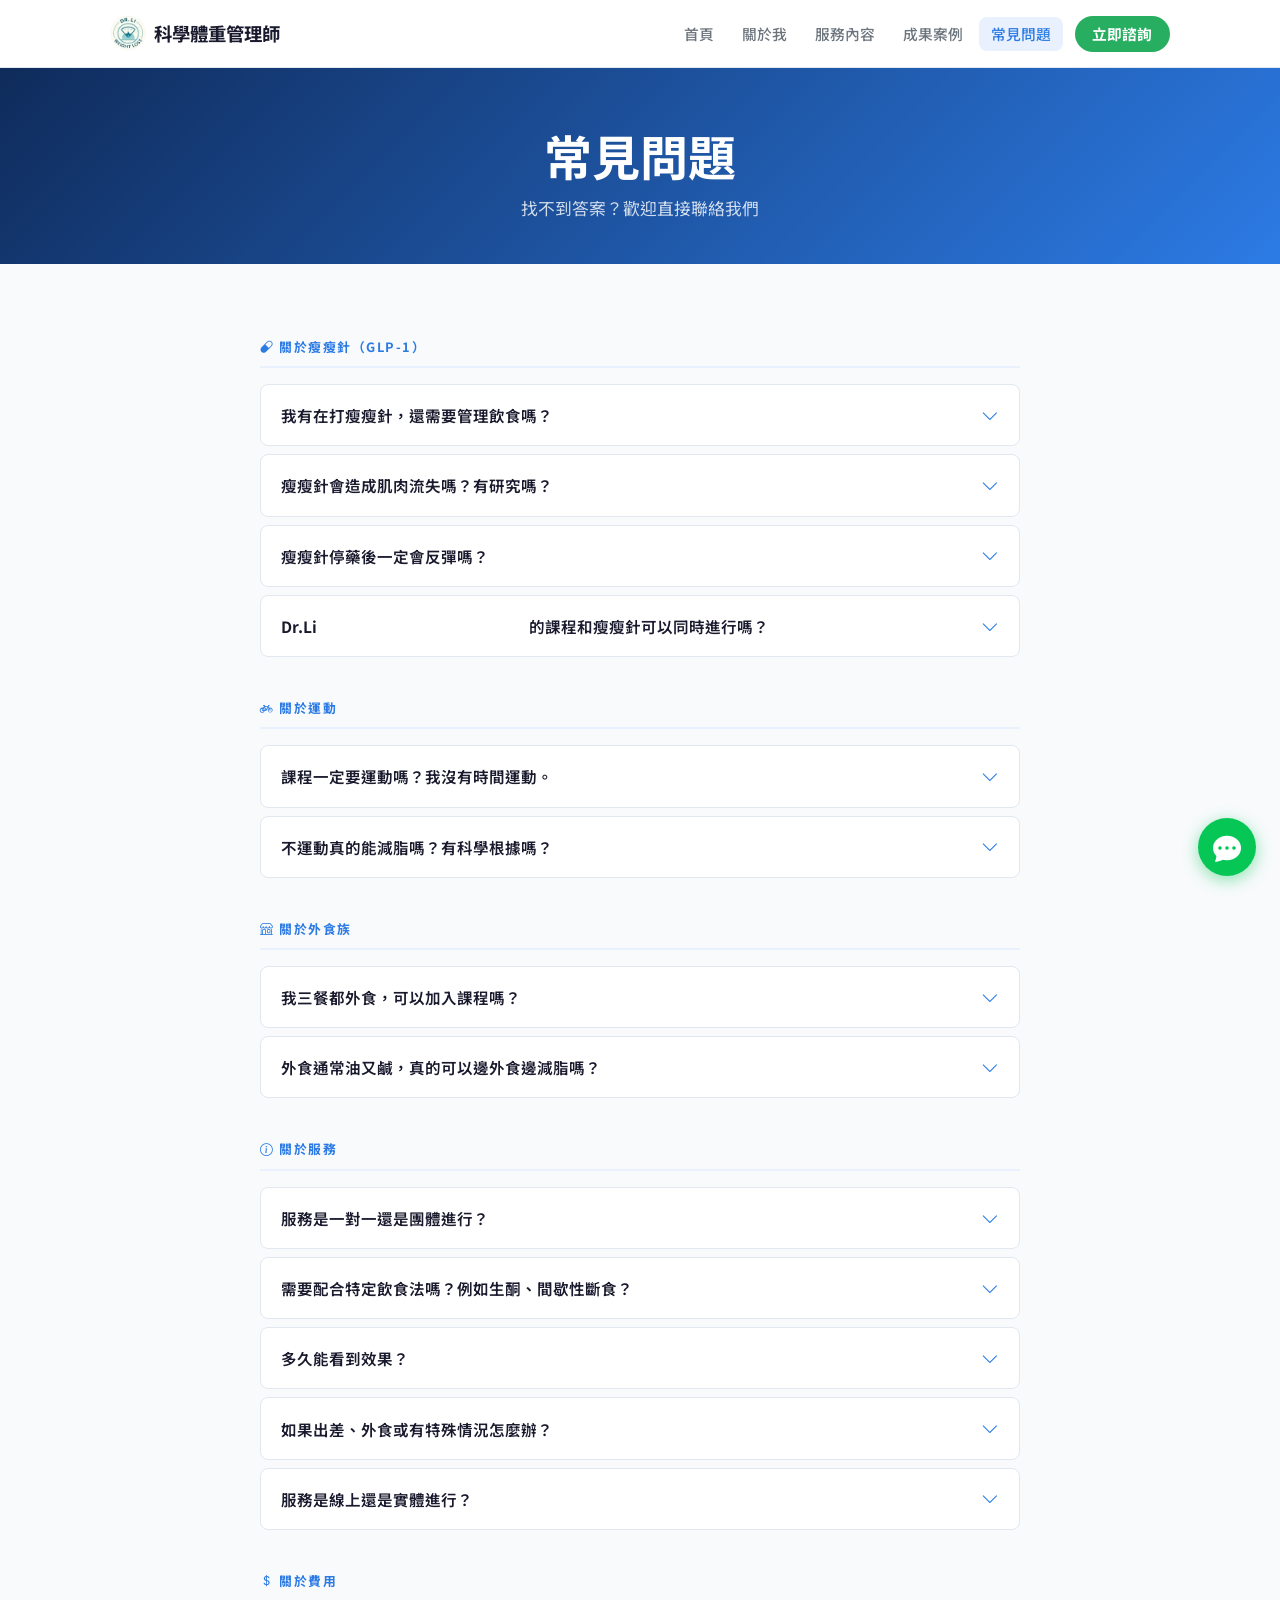
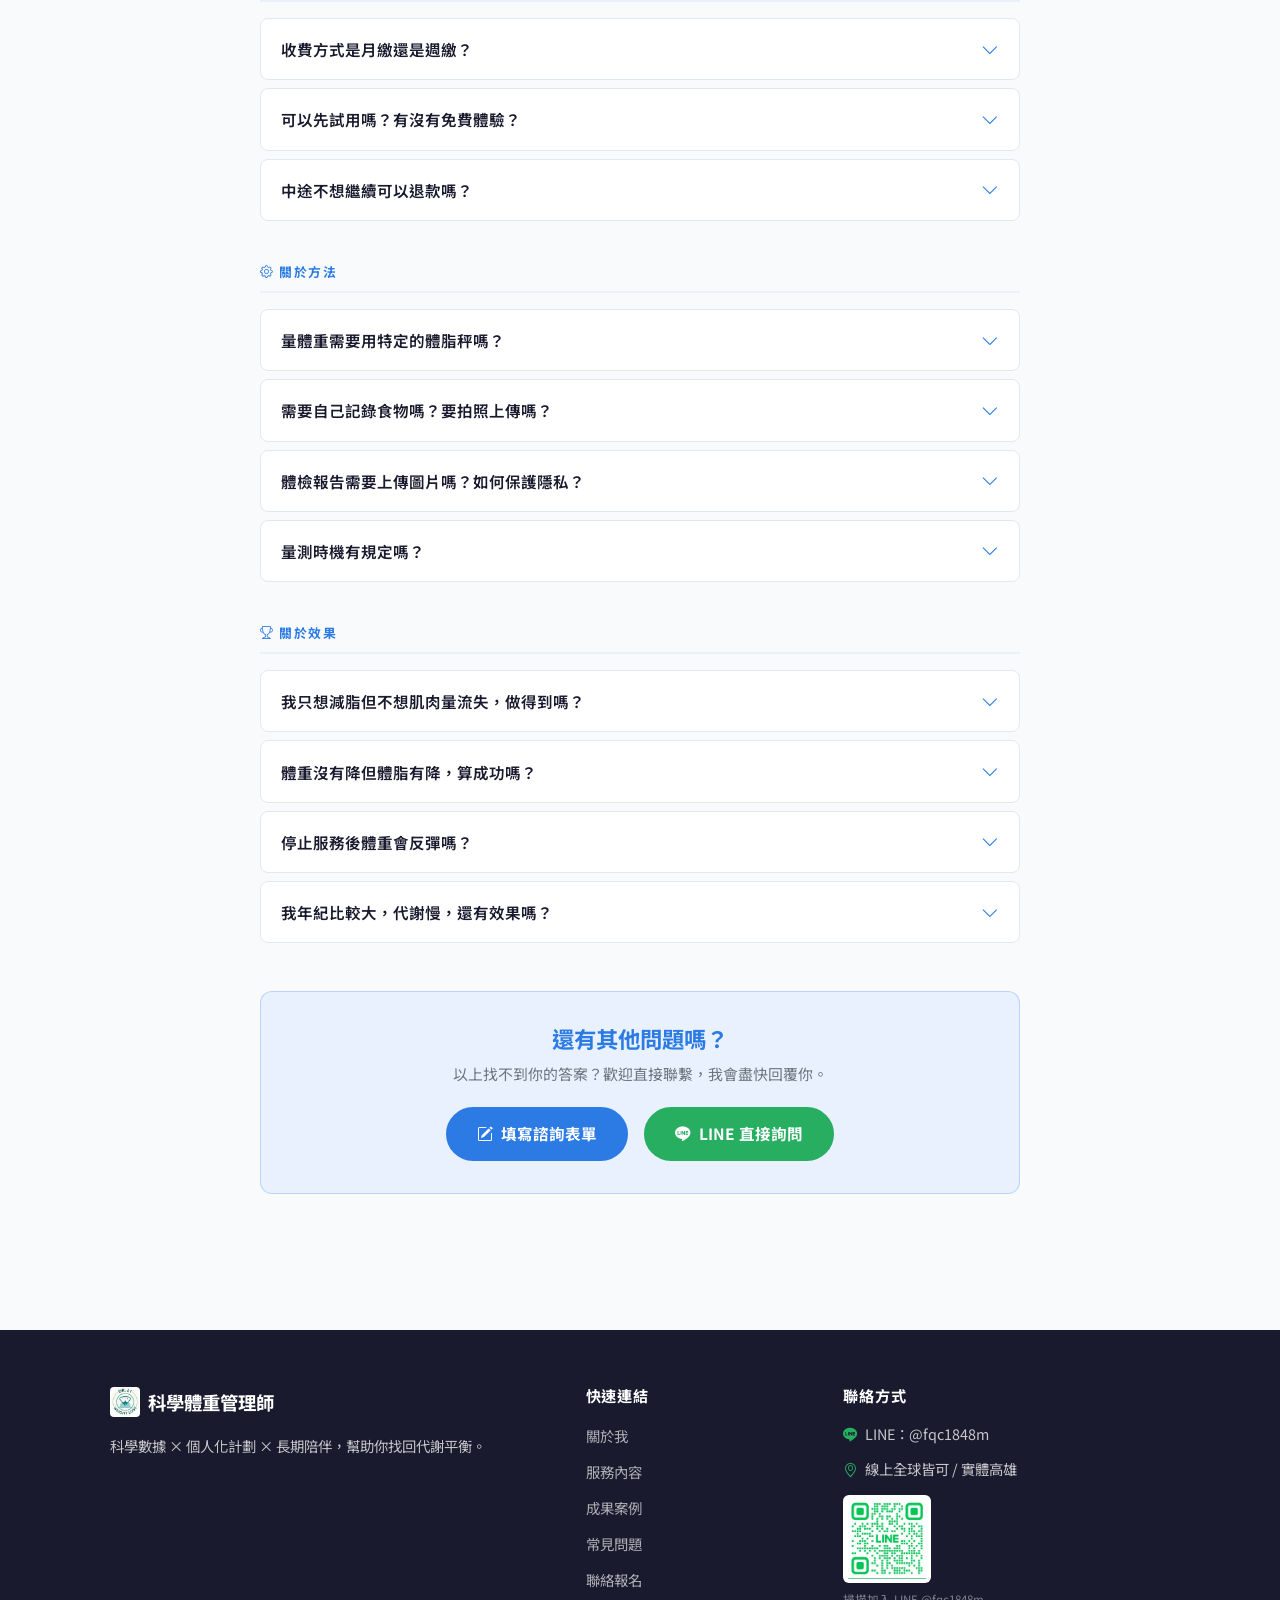
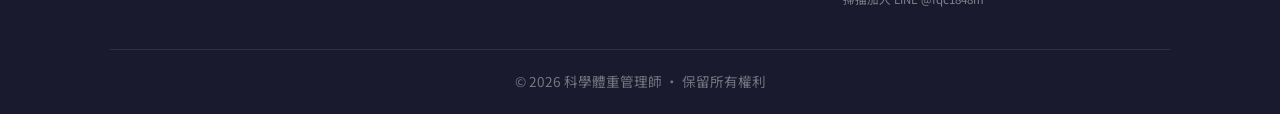
<file: faq.html>
<!DOCTYPE html>
<html lang="zh-TW">
<head>
  <meta charset="UTF-8">
  <meta name="viewport" content="width=device-width, initial-scale=1.0">
  <meta name="description" content="Dr.Li 常見問題解答，包含服務內容、費用、方法與效果的詳細說明。">
  <title>常見問題 | 科學體重管理師</title>
  <link rel="preconnect" href="https://fonts.googleapis.com">
  <link href="https://fonts.googleapis.com/css2?family=Noto+Sans+TC:wght@400;500;700&family=Inter:wght@400;600;700&display=swap" rel="stylesheet">
  <link rel="stylesheet" href="https://cdn.jsdelivr.net/npm/bootstrap-icons@1.11.0/font/bootstrap-icons.css">
  <link rel="stylesheet" href="css/main.css">
  <link rel="stylesheet" href="css/components.css">
  <style>
    .faq-section { background: var(--bg); }
    .faq-container { max-width: 760px; margin: 0 auto; }
    .still-have-q {
      background: var(--primary-light);
      border: 1px solid rgba(44,123,229,0.25);
      border-radius: var(--radius);
      padding: 2rem;
      text-align: center;
      margin-top: 3rem;
    }
    .still-have-q h3 { margin-bottom: 0.5rem; color: var(--primary); }
    .still-have-q p  { color: var(--text-secondary); margin-bottom: 1.25rem; font-size: 0.93rem; }
  </style>
</head>
<body>

<nav class="navbar" id="navbar">
  <div class="container">
    <a href="index.html" class="navbar-brand"><img src="logo.jpg" alt="科學體重管理師" class="navbar-logo"><span>科學體重管理師</span></a>
    <button class="hamburger" id="hamburger" aria-label="開啟選單"><span></span><span></span><span></span></button>
    <ul class="nav-links" id="navLinks">
      <li><a href="index.html">首頁</a></li>
      <li><a href="about.html">關於我</a></li>
      <li><a href="services.html">服務內容</a></li>
      <li><a href="results.html">成果案例</a></li>
      <li><a href="faq.html">常見問題</a></li>
      <li><a href="contact.html" class="nav-cta">立即諮詢</a></li>
    </ul>
  </div>
</nav>

<div class="page-banner">
  <div class="container">
    <h1>常見問題</h1>
    <p>找不到答案？歡迎直接聯絡我們</p>
  </div>
</div>

<section class="faq-section">
  <div class="container">
    <div class="faq-container">

      <!-- 瘦瘦針相關 -->
      <div class="faq-group" data-reveal>
        <div class="faq-group-title"><i class="bi bi-capsule"></i> 關於瘦瘦針（GLP-1）</div>

        <div class="faq-item">
          <button class="faq-question">
            我有在打瘦瘦針，還需要管理飲食嗎？
            <i class="bi bi-chevron-down"></i>
          </button>
          <div class="faq-answer">
            <div class="faq-answer-inner">
              <strong>搭配飲食管理，才能讓藥效真正加乘。</strong>瘦瘦針（semaglutide 等 GLP-1 受體促效劑）是有效的工具，能在用藥期間抑制食慾，讓飲食調整更容易上手。但根據 2022 年《Diabetes, Obesity and Metabolism》大型追蹤研究，若未同步建立飲食習慣，停藥 1 年後受試者平均回升 11.6 kg，約 2/3 的減重效果消失。<br><br>
              解法很清楚：在用藥期間同步建立正確的飲食份量習慣，藥物幫你降低改變的難度，飲食管理讓成果長久維持。<strong>Dr.Li</strong> 的課程正是幫你把這個窗口期轉化成永久的習慣基礎。
            </div>
          </div>
        </div>

        <div class="faq-item">
          <button class="faq-question">
            瘦瘦針會造成肌肉流失嗎？有研究嗎？
            <i class="bi bi-chevron-down"></i>
          </button>
          <div class="faq-answer">
            <div class="faq-answer-inner">
              <strong>單獨用藥時肌肉流失風險高，但搭配飲食管理可大幅改善。</strong>2023 年《JAMA》體組成分析指出，未配合飲食蛋白質管理的 GLP-1 促效劑使用者，體重下降中高達 <strong>25–39% 為肌肉流失</strong>。肌肉流失會讓基礎代謝率下降，成為停藥後快速反彈的根本原因。<br><br>
              <strong>Dr.Li</strong> 的飲食份量規劃確保蛋白質攝取充足，在不要求運動的前提下有效保護肌肉量——讓藥物幫你減的是脂肪，而不是肌肉。
            </div>
          </div>
        </div>

        <div class="faq-item">
          <button class="faq-question">
            瘦瘦針停藥後一定會反彈嗎？
            <i class="bi bi-chevron-down"></i>
          </button>
          <div class="faq-answer">
            <div class="faq-answer-inner">
              若沒有配合飲食管理，反彈幾乎是必然的。2021 年《New England Journal of Medicine》STEP 1 試驗顯示，semaglutide 組的平均減重效果達 14.9%，但當受試者停藥並僅接受生活方式諮詢後，1 年內體重回升幅度接近 2/3。<br><br>
              <strong>但這不代表你不能選擇瘦瘦針。</strong>關鍵是在用藥期間同時建立飲食習慣——這樣即使未來停藥，你仍有能力維持成果。<strong>Dr.Li</strong> 的課程正是幫助你在用藥期間建立這個基礎。
            </div>
          </div>
        </div>

        <div class="faq-item">
          <button class="faq-question">
            <strong>Dr.Li</strong> 的課程和瘦瘦針可以同時進行嗎？
            <i class="bi bi-chevron-down"></i>
          </button>
          <div class="faq-answer">
            <div class="faq-answer-inner">
              完全可以，而且非常建議這樣做。瘦瘦針幫你在初期抑制食慾、降低飲食改變的難度，<strong>Dr.Li</strong> 的課程幫你建立正確的份量觀念和外食技巧——兩者相輔相成。許多學員在用藥期間同時接受 <strong>Dr.Li</strong> 的飲食規劃，在停藥後依然維持了優秀的體組成成果。
            </div>
          </div>
        </div>
      </div>

      <!-- 關於運動 -->
      <div class="faq-group" data-reveal>
        <div class="faq-group-title"><i class="bi bi-bicycle"></i> 關於運動</div>

        <div class="faq-item">
          <button class="faq-question">
            課程一定要運動嗎？我沒有時間運動。
            <i class="bi bi-chevron-down"></i>
          </button>
          <div class="faq-answer">
            <div class="faq-answer-inner">
              <strong>不需要運動。</strong><strong>Dr.Li</strong> 的課程核心是飲食份量管理，不強迫也不要求執行任何運動。研究顯示飲食對減脂效果的貢獻高達 70–80%，運動只是輔助加分。<br><br>
              我們有許多學員從未有運動習慣，純靠飲食份量的調整，同樣達到體脂率顯著下降、肌肉率提升的成果。沒時間運動、不喜歡運動，完全不是減脂失敗的理由。
            </div>
          </div>
        </div>

        <div class="faq-item">
          <button class="faq-question">
            不運動真的能減脂嗎？有科學根據嗎？
            <i class="bi bi-chevron-down"></i>
          </button>
          <div class="faq-answer">
            <div class="faq-answer-inner">
              有的。多項研究顯示，在熱量或飲食份量調控的條件下，即使不運動也能有效降低體脂率。2012 年《Journal of Obesity》的研究比較了單純飲食控制組與飲食加運動組，兩組在體脂率下降上的差異遠小於一般人的預期，且純飲食控制組在肌肉保護上的表現也相當良好（前提是蛋白質攝取充足）。<br><br>
              當然，若你想加速進程或進一步增加肌肉量，運動確實有加分效果，<strong>Dr.Li</strong> 也提供選配的運動整合規劃。
            </div>
          </div>
        </div>
      </div>

      <!-- 關於外食 -->
      <div class="faq-group" data-reveal>
        <div class="faq-group-title"><i class="bi bi-shop"></i> 關於外食族</div>

        <div class="faq-item">
          <button class="faq-question">
            我三餐都外食，可以加入課程嗎？
            <i class="bi bi-chevron-down"></i>
          </button>
          <div class="faq-answer">
            <div class="faq-answer-inner">
              <strong>非常適合！</strong>外食族正是 <strong>Dr.Li</strong> 最主要的服務對象。課程會教你在各種外食場景下如何選擇和估算份量，包括：便當店、自助餐、火鍋、日式料理、速食、麵食、超商便利餐等。你不需要自己開伙，也不需要帶便當，就能精準控制飲食份量。
            </div>
          </div>
        </div>

        <div class="faq-item">
          <button class="faq-question">
            外食通常油又鹹，真的可以邊外食邊減脂嗎？
            <i class="bi bi-chevron-down"></i>
          </button>
          <div class="faq-answer">
            <div class="faq-answer-inner">
              可以的，關鍵在於<strong>選擇策略</strong>而非完全迴避。<strong>Dr.Li</strong> 會教你如何在外食環境中做出相對優質的選擇——例如如何在便當店選配菜、自助餐怎麼堆盤、火鍋涮什麼食材份量最適合，以及如何避免隱藏的高醣高脂陷阱。外食並不是減脂的絕對障礙，只是需要一些策略和技巧。
            </div>
          </div>
        </div>
      </div>

      <!-- 關於服務 -->
      <div class="faq-group" data-reveal>
        <div class="faq-group-title"><i class="bi bi-info-circle"></i> 關於服務</div>

        <div class="faq-item">
          <button class="faq-question">
            服務是一對一還是團體進行？
            <i class="bi bi-chevron-down"></i>
          </button>
          <div class="faq-answer">
            <div class="faq-answer-inner">
              全程一對一服務。每位學員的狀況、目標和生活型態都不同，我相信個人化才能真正有效。你不需要跟任何人競爭或比較，只需要關注自己的進步。
            </div>
          </div>
        </div>

        <div class="faq-item">
          <button class="faq-question">
            需要配合特定飲食法嗎？例如生酮、間歇性斷食？
            <i class="bi bi-chevron-down"></i>
          </button>
          <div class="faq-answer">
            <div class="faq-answer-inner">
              不需要。我不推崇任何特定飲食法，也不認為「一種方法適合所有人」。我的方式是根據你目前的飲食習慣和生活型態，找出可以長期執行的調整方向。如果你本來就在實行間歇性斷食或生酮，我可以在這個框架下幫你優化份量。
            </div>
          </div>
        </div>

        <div class="faq-item">
          <button class="faq-question">
            多久能看到效果？
            <i class="bi bi-chevron-down"></i>
          </button>
          <div class="faq-answer">
            <div class="faq-answer-inner">
              通常在第3–4週開始有明顯的體組成改善（體脂率下降、肌肉率上升），體重數字的變化則因人而異。重要的是：就算體重沒有大幅下降，如果體脂率在降、肌肉在增加，這就是正確的方向。我們追蹤的是整體體組成，而不只是體重。
            </div>
          </div>
        </div>

        <div class="faq-item">
          <button class="faq-question">
            如果出差、外食或有特殊情況怎麼辦？
            <i class="bi bi-chevron-down"></i>
          </button>
          <div class="faq-answer">
            <div class="faq-answer-inner">
              這是很常見的情況，我的計劃一定會考量到這些。出差時我會提供外食的份量參考（例如在餐廳點菜時的策略），而不是要求你「一定要在家開伙」。生活型態本來就有彈性，計劃也應該有彈性。
            </div>
          </div>
        </div>

        <div class="faq-item">
          <button class="faq-question">
            服務是線上還是實體進行？
            <i class="bi bi-chevron-down"></i>
          </button>
          <div class="faq-answer">
            <div class="faq-answer-inner">
              兩種都可以。每週的數據回報主要透過 LINE 進行，不限地區、全球皆可。初次諮詢可以約實體（高雄地區，含免費 InBody 身體組成數據量測），若不在高雄或習慣線上，也可以全程遠端進行，只需要自備體脂秤（建議能量測體脂率的款式）。
            </div>
          </div>
        </div>
      </div>

      <!-- 關於費用 -->
      <div class="faq-group" data-reveal>
        <div class="faq-group-title"><i class="bi bi-currency-dollar"></i> 關於費用</div>

        <div class="faq-item">
          <button class="faq-question">
            收費方式是月繳還是週繳？
            <i class="bi bi-chevron-down"></i>
          </button>
          <div class="faq-answer">
            <div class="faq-answer-inner">
              主要採月繳制，方便計劃和預算管理。具體費用依選擇的服務組合（基礎版 / 進階版 / 全方位版）而定。歡迎先預約免費諮詢，了解你的需求後再討論最適合的方案。
            </div>
          </div>
        </div>

        <div class="faq-item">
          <button class="faq-question">
            可以先試用嗎？有沒有免費體驗？
            <i class="bi bi-chevron-down"></i>
          </button>
          <div class="faq-answer">
            <div class="faq-answer-inner">
              可以預約一次免費諮詢（約 15–20 分鐘），在這次諮詢中我會了解你的狀況、目標和困擾，並說明我的服務方式。你在諮詢後再決定是否繼續，完全沒有壓力。
            </div>
          </div>
        </div>

        <div class="faq-item">
          <button class="faq-question">
            中途不想繼續可以退款嗎？
            <i class="bi bi-chevron-down"></i>
          </button>
          <div class="faq-answer">
            <div class="faq-answer-inner">
              採月繳制，每個月都可以選擇是否繼續，沒有強制綁定。如有特殊情況，歡迎直接與我溝通，我們一定會有合理的解決方式。
            </div>
          </div>
        </div>
      </div>

      <!-- 關於方法 -->
      <div class="faq-group" data-reveal>
        <div class="faq-group-title"><i class="bi bi-gear"></i> 關於方法</div>

        <div class="faq-item">
          <button class="faq-question">
            量體重需要用特定的體脂秤嗎？
            <i class="bi bi-chevron-down"></i>
          </button>
          <div class="faq-answer">
            <div class="faq-answer-inner">
              建議使用能量測體脂率的 BIA（生物電阻抗）體脂秤，市面上有許多 500–2,000 元的可靠選擇。如果你在高雄附近，也可以安排實體諮詢，免費使用 InBody 量測完整的身體組成數據。我會在初次諮詢時說明具體做法。
            </div>
          </div>
        </div>

        <div class="faq-item">
          <button class="faq-question">
            需要自己記錄食物嗎？要拍照上傳嗎？
            <i class="bi bi-chevron-down"></i>
          </button>
          <div class="faq-answer">
            <div class="faq-answer-inner">
              不強制要求每餐拍照或記錄，因為我知道這樣做很難長期執行。我的方式是給你清楚的「份量參考表」，你只需要對照表格大致掌握每餐的份量即可。如果某週數據沒有預期進步，我可能會請你回報幾天的飲食情況，幫助找出問題。
            </div>
          </div>
        </div>

        <div class="faq-item">
          <button class="faq-question">
            體檢報告需要上傳圖片嗎？如何保護隱私？
            <i class="bi bi-chevron-down"></i>
          </button>
          <div class="faq-answer">
            <div class="faq-answer-inner">
              是的，體檢報告解讀服務需要你分享血液檢查報告的主要數值（可以是截圖或手動輸入）。你的所有資料只用於個人健康追蹤，絕對不會分享給第三方，也不會在任何公開場合出現（成果案例全程匿名）。
            </div>
          </div>
        </div>

        <div class="faq-item">
          <button class="faq-question">
            量測時機有規定嗎？
            <i class="bi bi-chevron-down"></i>
          </button>
          <div class="faq-answer">
            <div class="faq-answer-inner">
              為了確保數據的一致性，建議每次量測條件盡量相同：早上起床後、上完廁所、空腹、穿著輕便。雖然每天的體重會因水分、食物等因素有所浮動，每週固定一次在相同條件下量測，可以得到最有參考價值的趨勢數據。
            </div>
          </div>
        </div>
      </div>

      <!-- 關於效果 -->
      <div class="faq-group" data-reveal>
        <div class="faq-group-title"><i class="bi bi-trophy"></i> 關於效果</div>

        <div class="faq-item">
          <button class="faq-question">
            我只想減脂但不想肌肉量流失，做得到嗎？
            <i class="bi bi-chevron-down"></i>
          </button>
          <div class="faq-answer">
            <div class="faq-answer-inner">
              這正是我最重視的目標。「減脂不減肌」需要兩個關鍵：足夠的蛋白質攝取，以及適度的阻力訓練。我的飲食份量規劃會優先確保蛋白質充足，同時搭配運動建議，最大化減脂同時保護肌肉量。過去的學員案例中，大多數人在體脂下降的同時，肌肉率是上升的。
            </div>
          </div>
        </div>

        <div class="faq-item">
          <button class="faq-question">
            體重沒有降但體脂有降，算成功嗎？
            <i class="bi bi-chevron-down"></i>
          </button>
          <div class="faq-answer">
            <div class="faq-answer-inner">
              絕對算成功，而且可能是更好的結果！體重不變但體脂下降，代表你的肌肉量在增加，這正是「增肌減脂」的理想狀態。肌肉比脂肪密度高，所以體重可能不變，但身體的形狀和健康指標都在改善。這也是為什麼我們追蹤的是完整的體組成，而不只是體重。
            </div>
          </div>
        </div>

        <div class="faq-item">
          <button class="faq-question">
            停止服務後體重會反彈嗎？
            <i class="bi bi-chevron-down"></i>
          </button>
          <div class="faq-answer">
            <div class="faq-answer-inner">
              這取決於你有沒有把正確的習慣內化。我的目標不是讓你永遠依賴我，而是在追蹤期間幫你建立對自己身體的認識和對份量的直覺感。長期追蹤（通常12–20週）後，大多數學員都能掌握維持的方法，即使停止服務也能維持成果。
            </div>
          </div>
        </div>

        <div class="faq-item">
          <button class="faq-question">
            我年紀比較大，代謝慢，還有效果嗎？
            <i class="bi bi-chevron-down"></i>
          </button>
          <div class="faq-answer">
            <div class="faq-answer-inner">
              有的，而且我有很多40–60歲的學員都有很好的成果。雖然年紀增長會影響基礎代謝，但透過增加肌肉量（阻力訓練）可以有效提升代謝率，加上飲食份量的調整，效果依然顯著。更重要的是，年紀大反而更需要正確的方法，不然亂節食只會加速肌肉流失。
            </div>
          </div>
        </div>
      </div>

      <!-- 還有問題 -->
      <div class="still-have-q" data-reveal>
        <h3>還有其他問題嗎？</h3>
        <p>以上找不到你的答案？歡迎直接聯繫，我會盡快回覆你。</p>
        <div style="display:flex;gap:1rem;justify-content:center;flex-wrap:wrap;">
          <a href="contact.html" class="btn btn-primary">
            <i class="bi bi-pencil-square"></i> 填寫諮詢表單
          </a>
          <a href="https://line.me/R/ti/p/@fqc1848m" target="_blank" rel="noopener" class="btn btn-accent">
            <i class="bi bi-line"></i> LINE 直接詢問
          </a>
        </div>
      </div>

    </div>
  </div>
</section>

<footer class="footer">
  <div class="container">
    <div class="footer-grid">
      <div class="footer-brand">
        <a href="index.html" class="footer-logo"><img src="logo.jpg" alt="科學體重管理師" class="footer-logo-img"> 科學體重管理師</a>
        <p>科學數據 × 個人化計劃 × 長期陪伴，幫助你找回代謝平衡。</p>
      </div>
      <div class="footer-links">
        <h4>快速連結</h4>
        <ul>
          <li><a href="about.html">關於我</a></li>
          <li><a href="services.html">服務內容</a></li>
          <li><a href="results.html">成果案例</a></li>
          <li><a href="faq.html">常見問題</a></li>
          <li><a href="contact.html">聯絡報名</a></li>
        </ul>
      </div>
      <div class="footer-contact">
        <h4>聯絡方式</h4>
        <p><i class="bi bi-line"></i> LINE：@fqc1848m</p>

        <p><i class="bi bi-geo-alt"></i> 線上全球皆可 / 實體高雄</p>
        <div style="margin-top:0.85rem;">
          <img src="qrcode.jpg" alt="掃描加入 LINE @fqc1848m" style="width:88px;height:88px;object-fit:contain;background:#fff;border-radius:6px;padding:4px;display:block;">
          <div style="font-size:0.72rem;color:rgba(255,255,255,0.45);margin-top:0.35rem;">掃描加入 LINE @fqc1848m</div>
        </div>
      </div>
    </div>
    <div class="footer-bottom">© 2026 科學體重管理師 · 保留所有權利</div>
  </div>
</footer>

<a href="contact.html" class="line-fab" title="立即諮詢"><i class="bi bi-chat-dots-fill"></i></a>
<script src="js/main.js"></script>
</body>
</html>
</file>
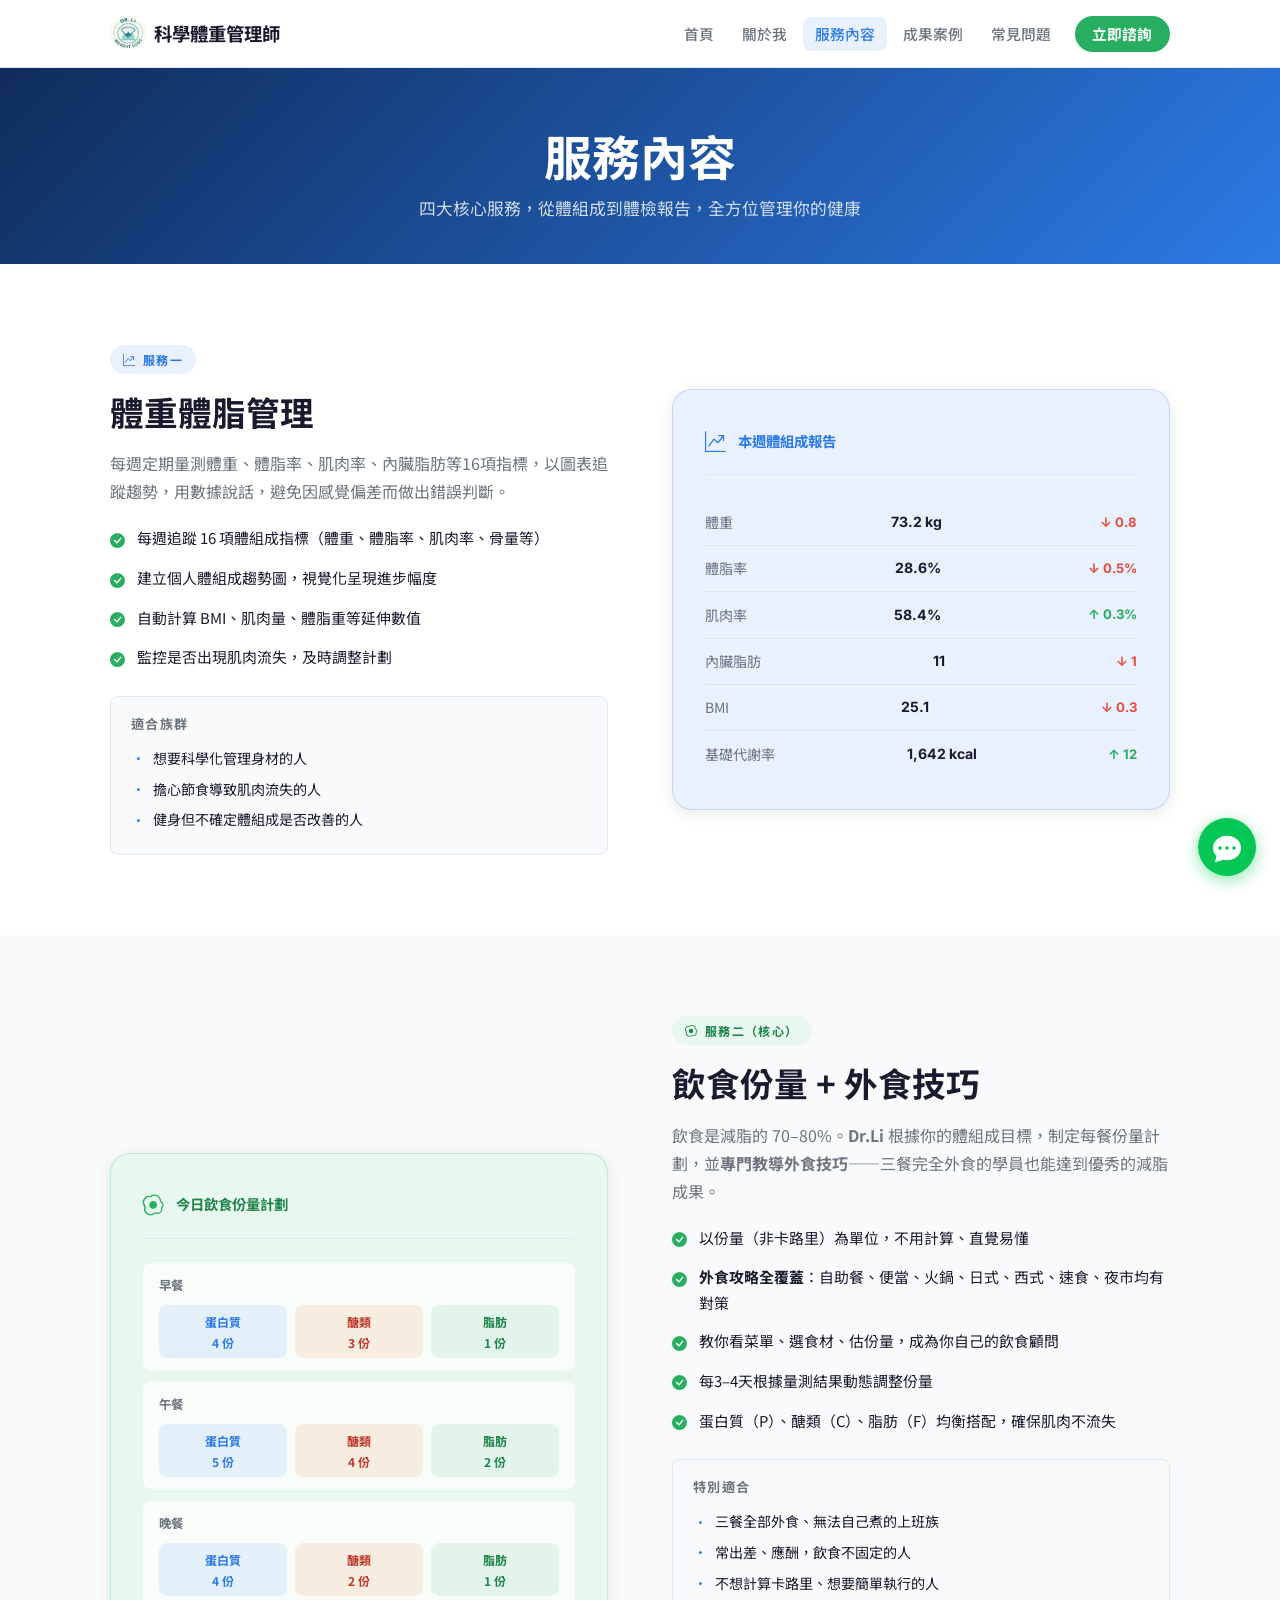
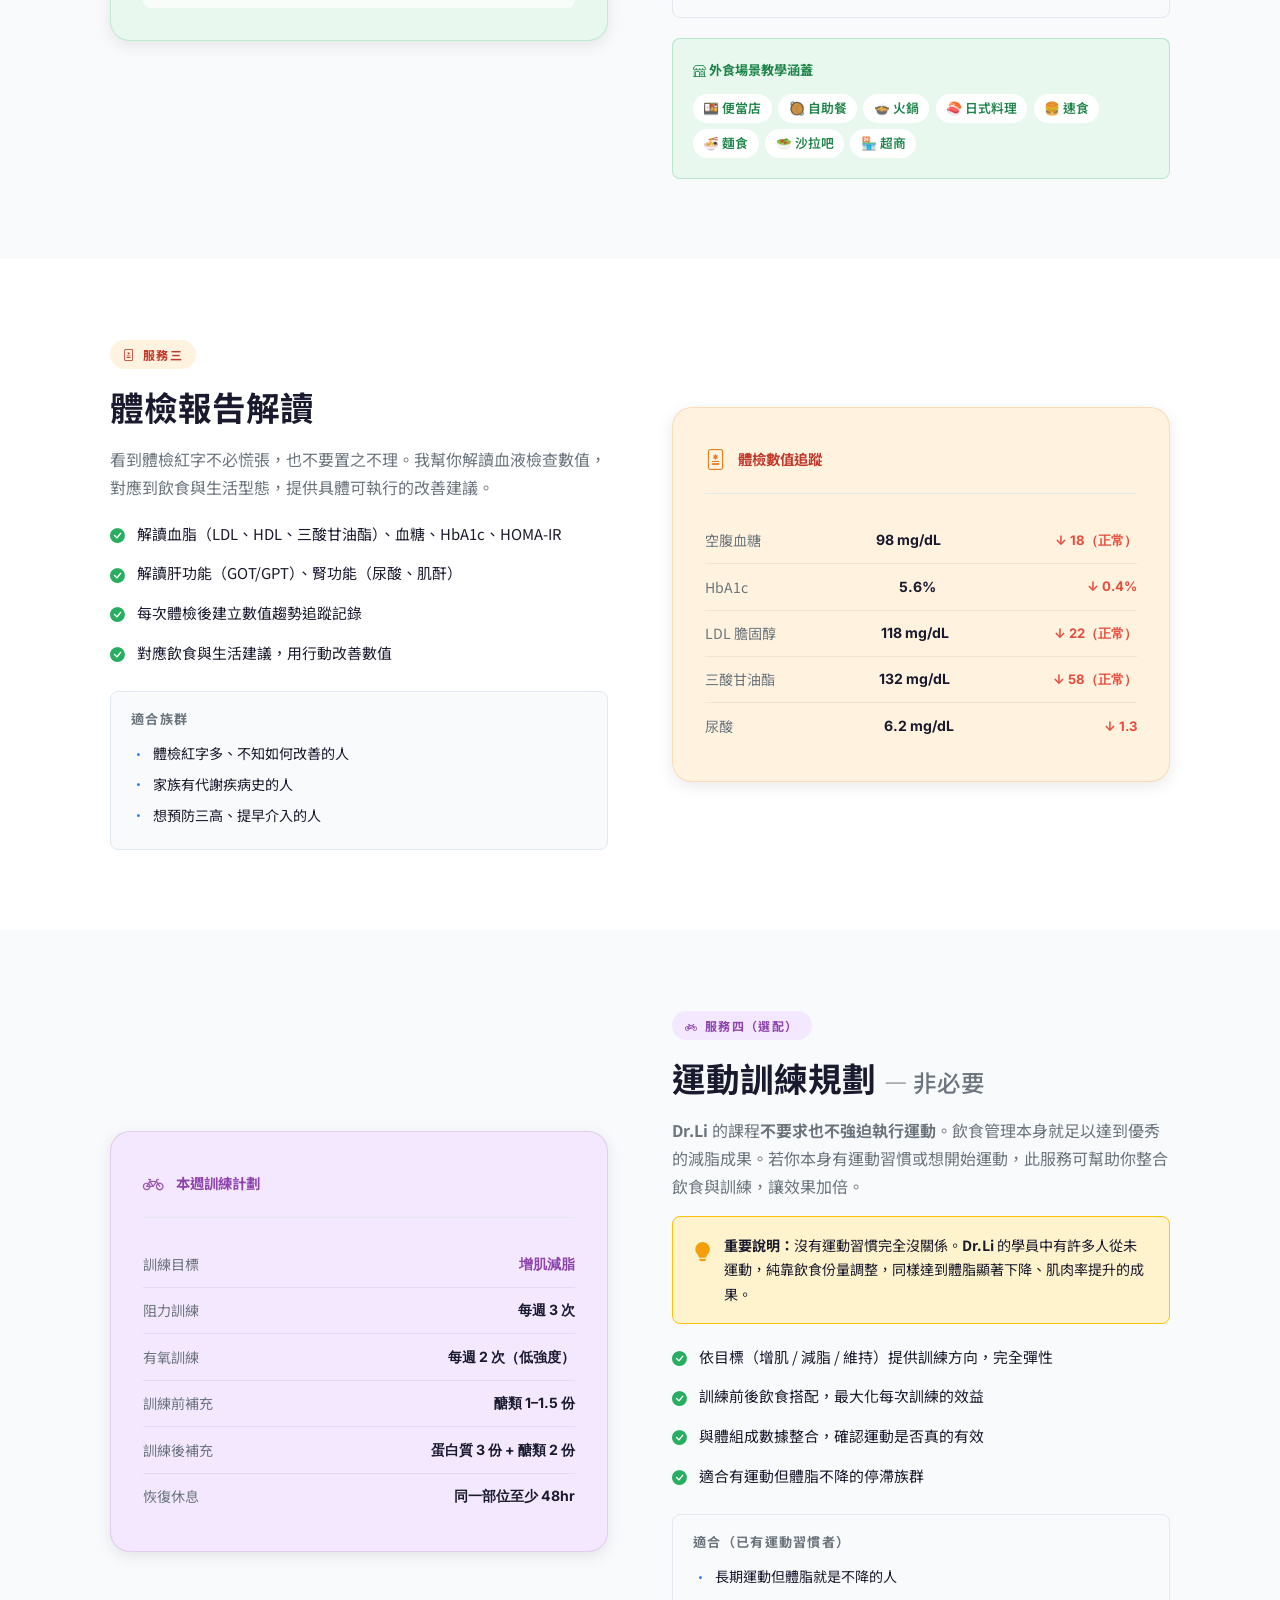
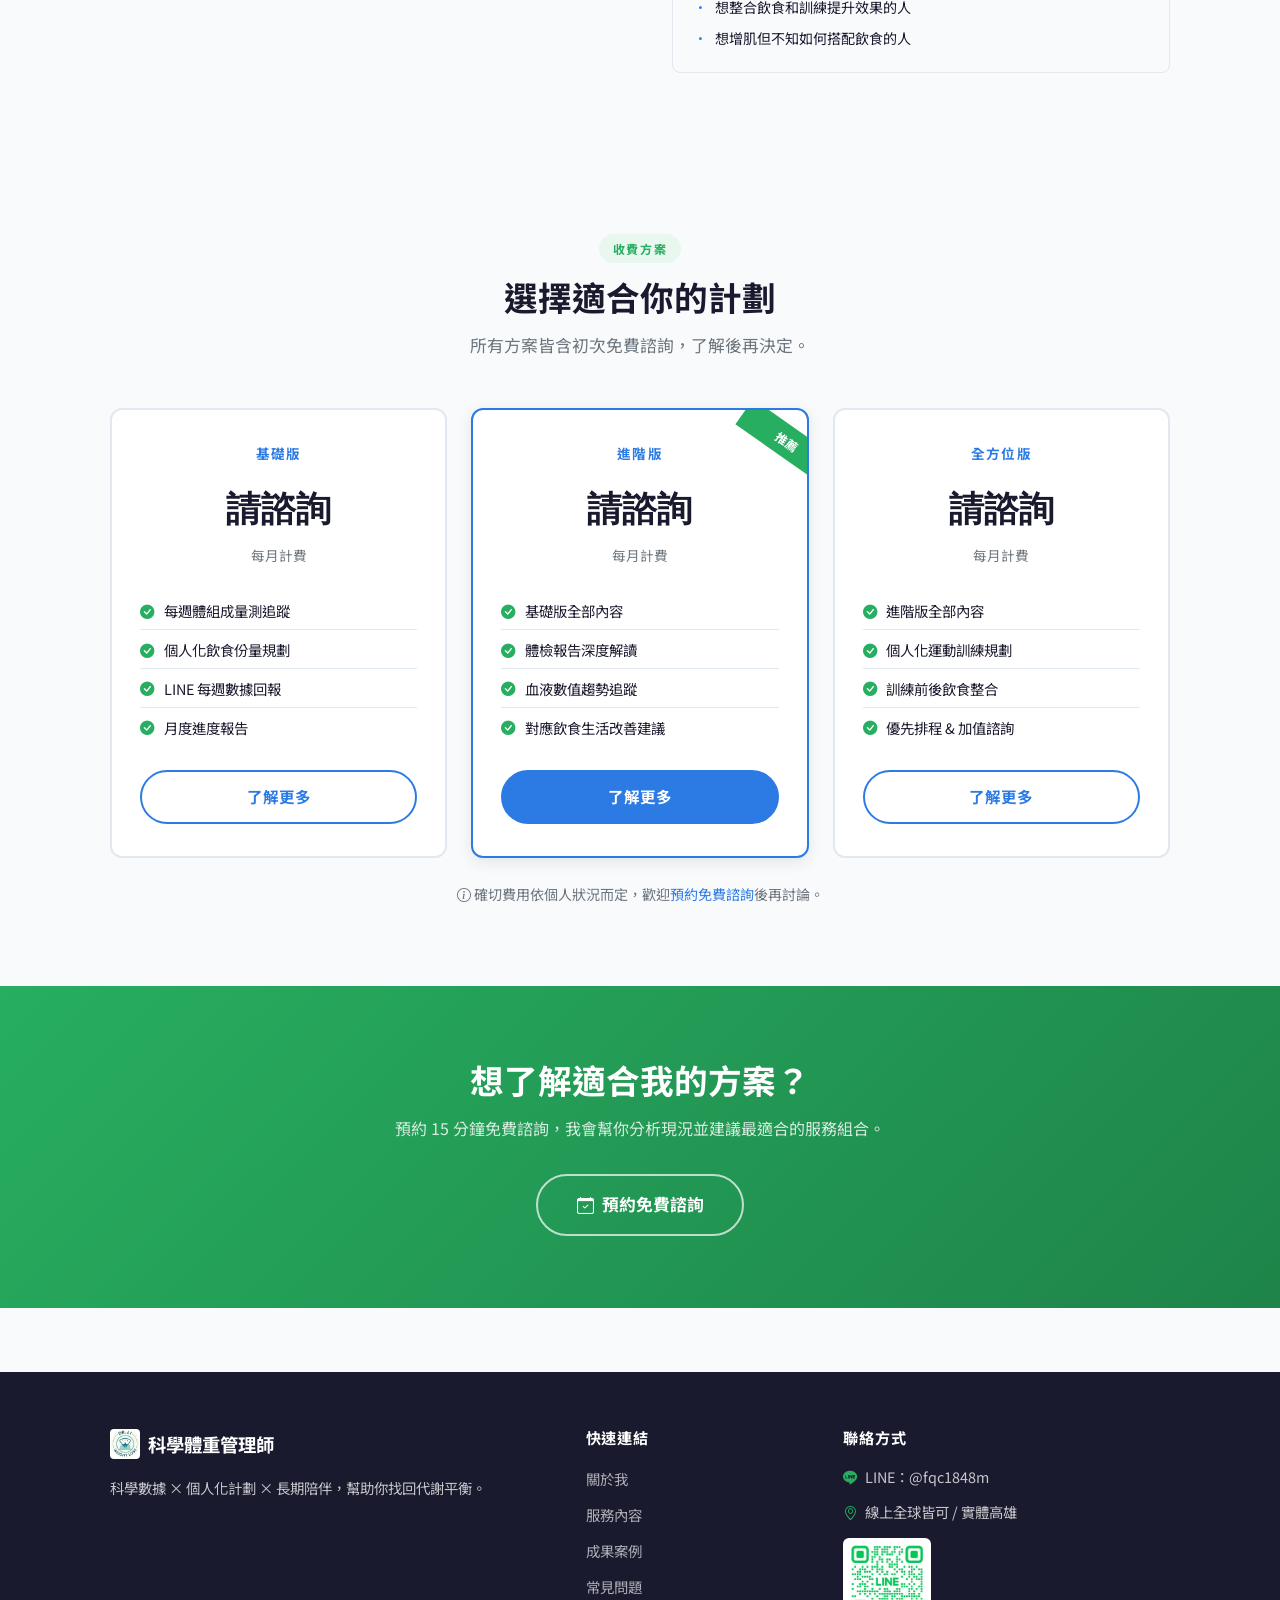
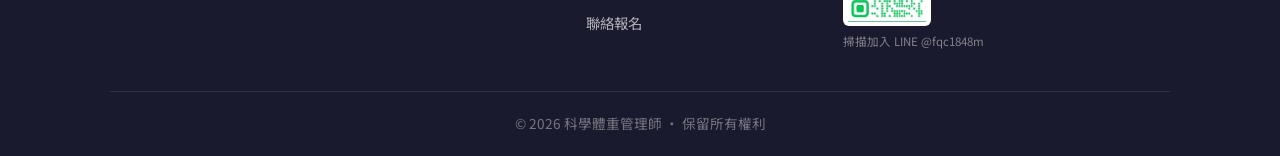
<file: services.html>
<!DOCTYPE html>
<html lang="zh-TW">
<head>
  <meta charset="UTF-8">
  <meta name="viewport" content="width=device-width, initial-scale=1.0">
  <meta name="description" content="Dr.Li 提供四大服務：體重體脂管理、飲食份量建議、體檢報告解讀、運動訓練規劃，三種收費方案供選擇。">
  <title>服務內容 | 科學體重管理師</title>
  <link rel="preconnect" href="https://fonts.googleapis.com">
  <link href="https://fonts.googleapis.com/css2?family=Noto+Sans+TC:wght@400;500;700&family=Inter:wght@400;600;700&display=swap" rel="stylesheet">
  <link rel="stylesheet" href="https://cdn.jsdelivr.net/npm/bootstrap-icons@1.11.0/font/bootstrap-icons.css">
  <link rel="stylesheet" href="css/main.css">
  <link rel="stylesheet" href="css/components.css">
  <style>
    /* ─── 服務詳細區塊 ─── */
    .service-detail {
      padding: 5rem 0;
      scroll-margin-top: calc(var(--navbar-h) + 1rem);
    }
    .service-detail:nth-child(even) { background: var(--bg); }
    .service-detail:nth-child(odd)  { background: #fff; }

    .service-detail-grid {
      display: grid;
      grid-template-columns: 1fr 1fr;
      gap: 4rem;
      align-items: center;
    }
    .service-detail:nth-child(even) .service-detail-grid { direction: rtl; }
    .service-detail:nth-child(even) .service-detail-grid > * { direction: ltr; }

    @media (max-width: 820px) {
      .service-detail-grid { grid-template-columns: 1fr; direction: ltr !important; }
      .service-detail:nth-child(even) .service-detail-grid { direction: ltr; }
    }

    .service-detail-visual {
      background: var(--bg);
      border: 1px solid var(--border);
      border-radius: var(--radius-lg);
      padding: 2rem;
      box-shadow: var(--shadow-md);
    }
    .service-detail-visual.blue { background: var(--primary-light); border-color: rgba(44,123,229,0.2); }
    .service-detail-visual.green { background: var(--accent-light); border-color: rgba(39,174,96,0.2); }
    .service-detail-visual.orange { background: #fff3e0; border-color: rgba(230,126,34,0.2); }
    .service-detail-visual.purple { background: #f3e8ff; border-color: rgba(155,89,182,0.2); }

    .visual-header {
      display: flex;
      align-items: center;
      gap: 0.75rem;
      margin-bottom: 1.5rem;
      padding-bottom: 1rem;
      border-bottom: 1px solid var(--border);
      font-weight: 700;
      font-size: 0.9rem;
    }
    .visual-header i { font-size: 1.3rem; }

    .metric-row {
      display: flex;
      justify-content: space-between;
      align-items: center;
      padding: 0.65rem 0;
      border-bottom: 1px solid rgba(0,0,0,0.06);
      font-size: 0.88rem;
    }
    .metric-row:last-child { border: none; }
    .metric-row .label { color: var(--text-secondary); }
    .metric-row .value { font-family: 'Inter'; font-weight: 700; color: var(--text-primary); }
    .metric-row .change { font-family: 'Inter'; font-weight: 700; font-size: 0.82rem; }
    .change.down { color: var(--danger); }
    .change.up   { color: var(--accent); }

    .food-block {
      background: rgba(255,255,255,0.7);
      border-radius: var(--radius-sm);
      padding: 0.75rem 1rem;
      margin-bottom: 0.75rem;
    }
    .food-block:last-child { margin-bottom: 0; }
    .food-block .meal { font-size: 0.78rem; font-weight: 700; color: var(--text-secondary); margin-bottom: 0.5rem; }
    .food-pfc { display: flex; gap: 0.5rem; }
    .pfc-tag {
      flex: 1;
      text-align: center;
      padding: 0.35rem 0.25rem;
      border-radius: var(--radius-sm);
      font-size: 0.75rem;
      font-weight: 700;
    }
    .pfc-tag.p { background: rgba(44,123,229,0.1); color: var(--primary); }
    .pfc-tag.c { background: rgba(230,126,34,0.12); color: #c0392b; }
    .pfc-tag.f { background: rgba(39,174,96,0.1); color: var(--accent-dark); }

    .service-label {
      display: inline-flex;
      align-items: center;
      gap: 0.4rem;
      font-size: 0.75rem;
      font-weight: 700;
      text-transform: uppercase;
      letter-spacing: 0.12em;
      padding: 0.25rem 0.8rem;
      border-radius: 99px;
      margin-bottom: 1rem;
    }
    .service-label.blue   { background: var(--primary-light); color: var(--primary); }
    .service-label.green  { background: var(--accent-light); color: var(--accent-dark); }
    .service-label.orange { background: #fff3e0; color: #c0392b; }
    .service-label.purple { background: #f3e8ff; color: #8e44ad; }

    .service-detail h2 { margin-bottom: 1rem; }
    .service-detail p  { color: var(--text-secondary); margin-bottom: 1rem; }

    .benefit-list { margin: 1.25rem 0; }
    .benefit-item {
      display: flex;
      align-items: flex-start;
      gap: 0.75rem;
      margin-bottom: 0.75rem;
      font-size: 0.93rem;
    }
    .benefit-item i { color: var(--accent); margin-top: 0.1rem; flex-shrink: 0; }

    .who-card {
      background: var(--bg);
      border: 1px solid var(--border);
      border-radius: var(--radius-sm);
      padding: 1rem 1.25rem;
      margin-top: 1.5rem;
    }
    .who-card .who-title {
      font-size: 0.82rem;
      font-weight: 700;
      color: var(--text-secondary);
      text-transform: uppercase;
      letter-spacing: 0.1em;
      margin-bottom: 0.6rem;
    }
    .who-card .who-item {
      display: flex;
      align-items: center;
      gap: 0.5rem;
      font-size: 0.88rem;
      margin-bottom: 0.35rem;
    }
    .who-card .who-item i { color: var(--primary); font-size: 0.9rem; }

    /* ─── 收費方案 ─── */
    .pricing-section { background: var(--bg); padding: 5rem 0; }
    .pricing-grid {
      display: grid;
      grid-template-columns: repeat(auto-fit, minmax(270px, 1fr));
      gap: 1.5rem;
      align-items: start;
    }

    /* ─── CTA ─── */
    .services-cta {
      background: linear-gradient(135deg, var(--accent) 0%, #1e8449 100%);
      color: #fff;
      text-align: center;
      padding: 4.5rem 0;
    }
    .services-cta h2 { color: #fff; margin-bottom: 0.75rem; }
    .services-cta p  { color: rgba(255,255,255,0.82); margin-bottom: 2rem; }
  </style>
</head>
<body>

<nav class="navbar" id="navbar">
  <div class="container">
    <a href="index.html" class="navbar-brand"><img src="logo.jpg" alt="科學體重管理師" class="navbar-logo"><span>科學體重管理師</span></a>
    <button class="hamburger" id="hamburger" aria-label="開啟選單"><span></span><span></span><span></span></button>
    <ul class="nav-links" id="navLinks">
      <li><a href="index.html">首頁</a></li>
      <li><a href="about.html">關於我</a></li>
      <li><a href="services.html">服務內容</a></li>
      <li><a href="results.html">成果案例</a></li>
      <li><a href="faq.html">常見問題</a></li>
      <li><a href="contact.html" class="nav-cta">立即諮詢</a></li>
    </ul>
  </div>
</nav>

<div class="page-banner">
  <div class="container">
    <h1>服務內容</h1>
    <p>四大核心服務，從體組成到體檢報告，全方位管理你的健康</p>
  </div>
</div>

<!-- ===== 服務 1：體重體脂管理 ===== -->
<section class="service-detail" id="weight">
  <div class="container">
    <div class="service-detail-grid">
      <div data-reveal>
        <span class="service-label blue"><i class="bi bi-graph-up-arrow"></i> 服務一</span>
        <h2>體重體脂管理</h2>
        <p>每週定期量測體重、體脂率、肌肉率、內臟脂肪等16項指標，以圖表追蹤趨勢，用數據說話，避免因感覺偏差而做出錯誤判斷。</p>
        <div class="benefit-list">
          <div class="benefit-item"><i class="bi bi-check-circle-fill"></i><span>每週追蹤 16 項體組成指標（體重、體脂率、肌肉率、骨量等）</span></div>
          <div class="benefit-item"><i class="bi bi-check-circle-fill"></i><span>建立個人體組成趨勢圖，視覺化呈現進步幅度</span></div>
          <div class="benefit-item"><i class="bi bi-check-circle-fill"></i><span>自動計算 BMI、肌肉量、體脂重等延伸數值</span></div>
          <div class="benefit-item"><i class="bi bi-check-circle-fill"></i><span>監控是否出現肌肉流失，及時調整計劃</span></div>
        </div>
        <div class="who-card">
          <div class="who-title">適合族群</div>
          <div class="who-item"><i class="bi bi-dot"></i>想要科學化管理身材的人</div>
          <div class="who-item"><i class="bi bi-dot"></i>擔心節食導致肌肉流失的人</div>
          <div class="who-item"><i class="bi bi-dot"></i>健身但不確定體組成是否改善的人</div>
        </div>
      </div>
      <div data-reveal>
        <div class="service-detail-visual blue">
          <div class="visual-header" style="color:var(--primary)">
            <i class="bi bi-graph-up-arrow" style="color:var(--primary)"></i> 本週體組成報告
          </div>
          <div class="metric-row"><span class="label">體重</span><span class="value">73.2 kg</span><span class="change down">↓ 0.8</span></div>
          <div class="metric-row"><span class="label">體脂率</span><span class="value">28.6%</span><span class="change down">↓ 0.5%</span></div>
          <div class="metric-row"><span class="label">肌肉率</span><span class="value">58.4%</span><span class="change up">↑ 0.3%</span></div>
          <div class="metric-row"><span class="label">內臟脂肪</span><span class="value">11</span><span class="change down">↓ 1</span></div>
          <div class="metric-row"><span class="label">BMI</span><span class="value">25.1</span><span class="change down">↓ 0.3</span></div>
          <div class="metric-row"><span class="label">基礎代謝率</span><span class="value">1,642 kcal</span><span class="change up">↑ 12</span></div>
        </div>
      </div>
    </div>
  </div>
</section>

<!-- ===== 服務 2：飲食份量建議 ===== -->
<section class="service-detail" id="diet">
  <div class="container">
    <div class="service-detail-grid">
      <div data-reveal>
        <span class="service-label green"><i class="bi bi-egg-fried"></i> 服務二（核心）</span>
        <h2>飲食份量 + 外食技巧</h2>
        <p>飲食是減脂的 70–80%。<strong>Dr.Li</strong> 根據你的體組成目標，制定每餐份量計劃，並<strong>專門教導外食技巧</strong>——三餐完全外食的學員也能達到優秀的減脂成果。</p>
        <div class="benefit-list">
          <div class="benefit-item"><i class="bi bi-check-circle-fill"></i><span>以份量（非卡路里）為單位，不用計算、直覺易懂</span></div>
          <div class="benefit-item"><i class="bi bi-check-circle-fill"></i><span><strong>外食攻略全覆蓋</strong>：自助餐、便當、火鍋、日式、西式、速食、夜市均有對策</span></div>
          <div class="benefit-item"><i class="bi bi-check-circle-fill"></i><span>教你看菜單、選食材、估份量，成為你自己的飲食顧問</span></div>
          <div class="benefit-item"><i class="bi bi-check-circle-fill"></i><span>每3–4天根據量測結果動態調整份量</span></div>
          <div class="benefit-item"><i class="bi bi-check-circle-fill"></i><span>蛋白質（P）、醣類（C）、脂肪（F）均衡搭配，確保肌肉不流失</span></div>
        </div>
        <div class="who-card">
          <div class="who-title">特別適合</div>
          <div class="who-item"><i class="bi bi-dot"></i>三餐全部外食、無法自己煮的上班族</div>
          <div class="who-item"><i class="bi bi-dot"></i>常出差、應酬，飲食不固定的人</div>
          <div class="who-item"><i class="bi bi-dot"></i>不想計算卡路里、想要簡單執行的人</div>
        </div>

        <!-- 外食場景速查 -->
        <div style="background:var(--accent-light);border:1px solid rgba(39,174,96,0.25);border-radius:var(--radius-sm);padding:1.25rem;margin-top:1.25rem;">
          <div style="font-size:0.82rem;font-weight:700;color:var(--accent-dark);margin-bottom:0.75rem;"><i class="bi bi-shop"></i> 外食場景教學涵蓋</div>
          <div style="display:flex;flex-wrap:wrap;gap:0.4rem;">
            <span style="background:#fff;color:var(--accent-dark);padding:0.2rem 0.65rem;border-radius:99px;font-size:0.8rem;font-weight:600;">🍱 便當店</span>
            <span style="background:#fff;color:var(--accent-dark);padding:0.2rem 0.65rem;border-radius:99px;font-size:0.8rem;font-weight:600;">🥘 自助餐</span>
            <span style="background:#fff;color:var(--accent-dark);padding:0.2rem 0.65rem;border-radius:99px;font-size:0.8rem;font-weight:600;">🍲 火鍋</span>
            <span style="background:#fff;color:var(--accent-dark);padding:0.2rem 0.65rem;border-radius:99px;font-size:0.8rem;font-weight:600;">🍣 日式料理</span>
            <span style="background:#fff;color:var(--accent-dark);padding:0.2rem 0.65rem;border-radius:99px;font-size:0.8rem;font-weight:600;">🍔 速食</span>
            <span style="background:#fff;color:var(--accent-dark);padding:0.2rem 0.65rem;border-radius:99px;font-size:0.8rem;font-weight:600;">🍜 麵食</span>
            <span style="background:#fff;color:var(--accent-dark);padding:0.2rem 0.65rem;border-radius:99px;font-size:0.8rem;font-weight:600;">🥗 沙拉吧</span>
            <span style="background:#fff;color:var(--accent-dark);padding:0.2rem 0.65rem;border-radius:99px;font-size:0.8rem;font-weight:600;">🏪 超商</span>
          </div>
        </div>
      </div>
      <div data-reveal>
        <div class="service-detail-visual green">
          <div class="visual-header" style="color:var(--accent-dark)">
            <i class="bi bi-egg-fried" style="color:var(--accent)"></i> 今日飲食份量計劃
          </div>
          <div class="food-block">
            <div class="meal">早餐</div>
            <div class="food-pfc">
              <div class="pfc-tag p">蛋白質<br><strong>4 份</strong></div>
              <div class="pfc-tag c">醣類<br><strong>3 份</strong></div>
              <div class="pfc-tag f">脂肪<br><strong>1 份</strong></div>
            </div>
          </div>
          <div class="food-block">
            <div class="meal">午餐</div>
            <div class="food-pfc">
              <div class="pfc-tag p">蛋白質<br><strong>5 份</strong></div>
              <div class="pfc-tag c">醣類<br><strong>4 份</strong></div>
              <div class="pfc-tag f">脂肪<br><strong>2 份</strong></div>
            </div>
          </div>
          <div class="food-block">
            <div class="meal">晚餐</div>
            <div class="food-pfc">
              <div class="pfc-tag p">蛋白質<br><strong>4 份</strong></div>
              <div class="pfc-tag c">醣類<br><strong>2 份</strong></div>
              <div class="pfc-tag f">脂肪<br><strong>1 份</strong></div>
            </div>
          </div>
        </div>
      </div>
    </div>
  </div>
</section>

<!-- ===== 服務 3：體檢報告解讀 ===== -->
<section class="service-detail" id="health">
  <div class="container">
    <div class="service-detail-grid">
      <div data-reveal>
        <span class="service-label orange"><i class="bi bi-file-medical"></i> 服務三</span>
        <h2>體檢報告解讀</h2>
        <p>看到體檢紅字不必慌張，也不要置之不理。我幫你解讀血液檢查數值，對應到飲食與生活型態，提供具體可執行的改善建議。</p>
        <div class="benefit-list">
          <div class="benefit-item"><i class="bi bi-check-circle-fill"></i><span>解讀血脂（LDL、HDL、三酸甘油酯）、血糖、HbA1c、HOMA-IR</span></div>
          <div class="benefit-item"><i class="bi bi-check-circle-fill"></i><span>解讀肝功能（GOT/GPT）、腎功能（尿酸、肌酐）</span></div>
          <div class="benefit-item"><i class="bi bi-check-circle-fill"></i><span>每次體檢後建立數值趨勢追蹤記錄</span></div>
          <div class="benefit-item"><i class="bi bi-check-circle-fill"></i><span>對應飲食與生活建議，用行動改善數值</span></div>
        </div>
        <div class="who-card">
          <div class="who-title">適合族群</div>
          <div class="who-item"><i class="bi bi-dot"></i>體檢紅字多、不知如何改善的人</div>
          <div class="who-item"><i class="bi bi-dot"></i>家族有代謝疾病史的人</div>
          <div class="who-item"><i class="bi bi-dot"></i>想預防三高、提早介入的人</div>
        </div>
      </div>
      <div data-reveal>
        <div class="service-detail-visual orange">
          <div class="visual-header" style="color:#c0392b">
            <i class="bi bi-file-medical" style="color:#e67e22"></i> 體檢數值追蹤
          </div>
          <div class="metric-row">
            <span class="label">空腹血糖</span>
            <span class="value">98 mg/dL</span>
            <span class="change down">↓ 18（正常）</span>
          </div>
          <div class="metric-row">
            <span class="label">HbA1c</span>
            <span class="value">5.6%</span>
            <span class="change down">↓ 0.4%</span>
          </div>
          <div class="metric-row">
            <span class="label">LDL 膽固醇</span>
            <span class="value">118 mg/dL</span>
            <span class="change down">↓ 22（正常）</span>
          </div>
          <div class="metric-row">
            <span class="label">三酸甘油酯</span>
            <span class="value">132 mg/dL</span>
            <span class="change down">↓ 58（正常）</span>
          </div>
          <div class="metric-row">
            <span class="label">尿酸</span>
            <span class="value">6.2 mg/dL</span>
            <span class="change down">↓ 1.3</span>
          </div>
        </div>
      </div>
    </div>
  </div>
</section>

<!-- ===== 服務 4：運動訓練規劃 ===== -->
<section class="service-detail" id="exercise">
  <div class="container">
    <div class="service-detail-grid">
      <div data-reveal>
        <span class="service-label purple"><i class="bi bi-bicycle"></i> 服務四（選配）</span>
        <h2>運動訓練規劃 <span style="font-size:0.7em;font-weight:500;color:var(--text-secondary);">— 非必要</span></h2>
        <p><strong>Dr.Li</strong> 的課程<strong>不要求也不強迫執行運動</strong>。飲食管理本身就足以達到優秀的減脂成果。若你本身有運動習慣或想開始運動，此服務可幫助你整合飲食與訓練，讓效果加倍。</p>

        <!-- 重要說明 -->
        <div style="background:#fef3cd;border:1px solid #ffc107;border-radius:var(--radius-sm);padding:1rem 1.25rem;margin-bottom:1.25rem;display:flex;gap:0.75rem;align-items:flex-start;">
          <i class="bi bi-lightbulb-fill" style="color:#f59e0b;font-size:1.2rem;flex-shrink:0;margin-top:0.1rem;"></i>
          <div style="font-size:0.88rem;">
            <strong>重要說明：</strong>沒有運動習慣完全沒關係。<strong>Dr.Li</strong> 的學員中有許多人從未運動，純靠飲食份量調整，同樣達到體脂顯著下降、肌肉率提升的成果。
          </div>
        </div>

        <div class="benefit-list">
          <div class="benefit-item"><i class="bi bi-check-circle-fill"></i><span>依目標（增肌 / 減脂 / 維持）提供訓練方向，完全彈性</span></div>
          <div class="benefit-item"><i class="bi bi-check-circle-fill"></i><span>訓練前後飲食搭配，最大化每次訓練的效益</span></div>
          <div class="benefit-item"><i class="bi bi-check-circle-fill"></i><span>與體組成數據整合，確認運動是否真的有效</span></div>
          <div class="benefit-item"><i class="bi bi-check-circle-fill"></i><span>適合有運動但體脂不降的停滯族群</span></div>
        </div>
        <div class="who-card">
          <div class="who-title">適合（已有運動習慣者）</div>
          <div class="who-item"><i class="bi bi-dot"></i>長期運動但體脂就是不降的人</div>
          <div class="who-item"><i class="bi bi-dot"></i>想整合飲食和訓練提升效果的人</div>
          <div class="who-item"><i class="bi bi-dot"></i>想增肌但不知如何搭配飲食的人</div>
        </div>
      </div>
      <div data-reveal>
        <div class="service-detail-visual purple">
          <div class="visual-header" style="color:#8e44ad">
            <i class="bi bi-bicycle" style="color:#9b59b6"></i> 本週訓練計劃
          </div>
          <div class="metric-row"><span class="label">訓練目標</span><span class="value" style="color:#8e44ad">增肌減脂</span></div>
          <div class="metric-row"><span class="label">阻力訓練</span><span class="value">每週 3 次</span></div>
          <div class="metric-row"><span class="label">有氧訓練</span><span class="value">每週 2 次（低強度）</span></div>
          <div class="metric-row"><span class="label">訓練前補充</span><span class="value">醣類 1–1.5 份</span></div>
          <div class="metric-row"><span class="label">訓練後補充</span><span class="value">蛋白質 3 份 + 醣類 2 份</span></div>
          <div class="metric-row"><span class="label">恢復休息</span><span class="value">同一部位至少 48hr</span></div>
        </div>
      </div>
    </div>
  </div>
</section>

<!-- ===== 收費方案 ===== -->
<section class="pricing-section">
  <div class="container">
    <div class="section-header" data-reveal>
      <span class="label">收費方案</span>
      <h2>選擇適合你的計劃</h2>
      <p>所有方案皆含初次免費諮詢，了解後再決定。</p>
    </div>
    <div class="pricing-grid">
      <div class="plan-card" data-reveal>
        <div class="plan-name">基礎版</div>
        <div class="plan-price">請諮詢</div>
        <div class="plan-period">每月計費</div>
        <ul class="plan-features">
          <li><i class="bi bi-check-circle-fill"></i> 每週體組成量測追蹤</li>
          <li><i class="bi bi-check-circle-fill"></i> 個人化飲食份量規劃</li>
          <li><i class="bi bi-check-circle-fill"></i> LINE 每週數據回報</li>
          <li><i class="bi bi-check-circle-fill"></i> 月度進度報告</li>
        </ul>
        <a href="contact.html" class="btn btn-outline" style="width:100%">了解更多</a>
      </div>
      <div class="plan-card featured" data-reveal>
        <div class="plan-badge">推薦</div>
        <div class="plan-name">進階版</div>
        <div class="plan-price">請諮詢</div>
        <div class="plan-period">每月計費</div>
        <ul class="plan-features">
          <li><i class="bi bi-check-circle-fill"></i> 基礎版全部內容</li>
          <li><i class="bi bi-check-circle-fill"></i> 體檢報告深度解讀</li>
          <li><i class="bi bi-check-circle-fill"></i> 血液數值趨勢追蹤</li>
          <li><i class="bi bi-check-circle-fill"></i> 對應飲食生活改善建議</li>
        </ul>
        <a href="contact.html" class="btn btn-primary" style="width:100%">了解更多</a>
      </div>
      <div class="plan-card" data-reveal>
        <div class="plan-name">全方位版</div>
        <div class="plan-price">請諮詢</div>
        <div class="plan-period">每月計費</div>
        <ul class="plan-features">
          <li><i class="bi bi-check-circle-fill"></i> 進階版全部內容</li>
          <li><i class="bi bi-check-circle-fill"></i> 個人化運動訓練規劃</li>
          <li><i class="bi bi-check-circle-fill"></i> 訓練前後飲食整合</li>
          <li><i class="bi bi-check-circle-fill"></i> 優先排程 & 加值諮詢</li>
        </ul>
        <a href="contact.html" class="btn btn-outline" style="width:100%">了解更多</a>
      </div>
    </div>
    <p class="text-center text-muted mt-3" style="font-size:0.88rem;">
      <i class="bi bi-info-circle"></i> 確切費用依個人狀況而定，歡迎<a href="contact.html">預約免費諮詢</a>後再討論。
    </p>
  </div>
</section>

<!-- ===== CTA ===== -->
<section class="services-cta">
  <div class="container" data-reveal>
    <h2>想了解適合我的方案？</h2>
    <p>預約 15 分鐘免費諮詢，我會幫你分析現況並建議最適合的服務組合。</p>
    <a href="contact.html" class="btn btn-outline-white btn-lg">
      <i class="bi bi-calendar-check"></i> 預約免費諮詢
    </a>
  </div>
</section>

<footer class="footer">
  <div class="container">
    <div class="footer-grid">
      <div class="footer-brand">
        <a href="index.html" class="footer-logo"><img src="logo.jpg" alt="科學體重管理師" class="footer-logo-img"> 科學體重管理師</a>
        <p>科學數據 × 個人化計劃 × 長期陪伴，幫助你找回代謝平衡。</p>
      </div>
      <div class="footer-links">
        <h4>快速連結</h4>
        <ul>
          <li><a href="about.html">關於我</a></li>
          <li><a href="services.html">服務內容</a></li>
          <li><a href="results.html">成果案例</a></li>
          <li><a href="faq.html">常見問題</a></li>
          <li><a href="contact.html">聯絡報名</a></li>
        </ul>
      </div>
      <div class="footer-contact">
        <h4>聯絡方式</h4>
        <p><i class="bi bi-line"></i> LINE：@fqc1848m</p>

        <p><i class="bi bi-geo-alt"></i> 線上全球皆可 / 實體高雄</p>
        <div style="margin-top:0.85rem;">
          <img src="qrcode.jpg" alt="掃描加入 LINE @fqc1848m" style="width:88px;height:88px;object-fit:contain;background:#fff;border-radius:6px;padding:4px;display:block;">
          <div style="font-size:0.72rem;color:rgba(255,255,255,0.45);margin-top:0.35rem;">掃描加入 LINE @fqc1848m</div>
        </div>
      </div>
    </div>
    <div class="footer-bottom">© 2026 科學體重管理師 · 保留所有權利</div>
  </div>
</footer>

<a href="contact.html" class="line-fab" title="立即諮詢"><i class="bi bi-chat-dots-fill"></i></a>
<script src="js/main.js"></script>
</body>
</html>
</file>
<file: css/main.css>
/* =====================
   CSS 變數 & 基礎重置
   ===================== */
:root {
  --primary:       #2C7BE5;
  --primary-dark:  #1a5fc4;
  --primary-light: #e8f1fd;
  --accent:        #27AE60;
  --accent-dark:   #1e8449;
  --accent-light:  #e8f8ef;
  --danger:        #E74C3C;
  --danger-light:  #fdecea;
  --bg:            #F8FAFC;
  --bg-card:       #ffffff;
  --text-primary:  #1A1A2E;
  --text-secondary:#6C757D;
  --border:        #E2E8F0;
  --shadow:        0 2px 8px rgba(0,0,0,0.06);
  --shadow-md:     0 4px 16px rgba(0,0,0,0.09);
  --shadow-lg:     0 8px 32px rgba(0,0,0,0.13);
  --radius:        12px;
  --radius-sm:     8px;
  --radius-lg:     20px;
  --transition:    all 0.3s ease;
  --navbar-h:      68px;
}

*, *::before, *::after {
  box-sizing: border-box;
  margin: 0;
  padding: 0;
}

html { scroll-behavior: smooth; font-size: 16px; }

body {
  font-family: 'Noto Sans TC', sans-serif;
  color: var(--text-primary);
  background-color: var(--bg);
  line-height: 1.75;
  padding-top: var(--navbar-h);
}

/* =====================
   排版
   ===================== */
h1, h2, h3, h4, h5, h6 {
  font-weight: 700;
  line-height: 1.3;
  color: var(--text-primary);
}
h1 { font-size: clamp(1.9rem, 5vw, 3rem); }
h2 { font-size: clamp(1.4rem, 4vw, 2.1rem); }
h3 { font-size: clamp(1.05rem, 3vw, 1.4rem); }

p { margin-bottom: 1rem; }
p:last-child { margin-bottom: 0; }

a { color: var(--primary); text-decoration: none; transition: var(--transition); }
a:hover { color: var(--primary-dark); }

img { max-width: 100%; height: auto; display: block; }

ul, ol { list-style: none; }

/* =====================
   容器 & 版面
   ===================== */
.container {
  width: 100%;
  max-width: 1100px;
  margin: 0 auto;
  padding: 0 1.25rem;
}

section { padding: 4.5rem 0; }

.section-header {
  text-align: center;
  margin-bottom: 3rem;
}
.section-header .label {
  display: inline-block;
  font-size: 0.75rem;
  font-weight: 700;
  letter-spacing: 0.14em;
  text-transform: uppercase;
  color: var(--accent);
  background: var(--accent-light);
  padding: 0.25rem 0.85rem;
  border-radius: 99px;
  margin-bottom: 0.75rem;
}
.section-header h2 { margin-bottom: 0.75rem; }
.section-header p {
  color: var(--text-secondary);
  font-size: 1.05rem;
  max-width: 580px;
  margin: 0 auto;
}

/* 網格 */
.grid-2 { display: grid; grid-template-columns: repeat(auto-fit, minmax(300px, 1fr)); gap: 1.5rem; }
.grid-3 { display: grid; grid-template-columns: repeat(auto-fit, minmax(250px, 1fr)); gap: 1.5rem; }
.grid-4 { display: grid; grid-template-columns: repeat(auto-fit, minmax(210px, 1fr)); gap: 1.5rem; }

/* 工具類 */
.text-center  { text-align: center; }
.text-muted   { color: var(--text-secondary); }
.highlight    { color: var(--accent); }
.highlight-blue{ color: var(--primary); }

.mt-1 { margin-top: 0.5rem; }
.mt-2 { margin-top: 1rem; }
.mt-3 { margin-top: 1.5rem; }
.mt-4 { margin-top: 2rem; }
.mb-1 { margin-bottom: 0.5rem; }
.mb-2 { margin-bottom: 1rem; }
.mb-3 { margin-bottom: 1.5rem; }
.mb-4 { margin-bottom: 2rem; }

/* =====================
   數字字型（Inter）
   ===================== */
.num {
  font-family: 'Inter', sans-serif;
  font-weight: 700;
}

/* =====================
   頁面頂部橫幅
   ===================== */
.page-banner {
  background: linear-gradient(135deg, #0f2b5b 0%, var(--primary) 100%);
  color: #fff;
  padding: 3.5rem 0 2.5rem;
  text-align: center;
}
.page-banner h1 { color: #fff; margin-bottom: 0.5rem; }
.page-banner p  { color: rgba(255,255,255,0.8); font-size: 1.05rem; margin: 0; }

/* =====================
   Scroll Reveal
   ===================== */
[data-reveal] {
  opacity: 0;
  transform: translateY(24px);
  transition: opacity 0.6s ease, transform 0.6s ease;
}
[data-reveal].visible {
  opacity: 1;
  transform: translateY(0);
}

/* =====================
   RWD 輔助
   ===================== */
@media (max-width: 768px) {
  section { padding: 3rem 0; }
  .section-header { margin-bottom: 2rem; }
}
</file>
<file: css/components.css>
/* =====================
   導航列 Navbar
   ===================== */
.navbar {
  position: fixed;
  top: 0; left: 0; right: 0;
  z-index: 1000;
  height: var(--navbar-h);
  background: rgba(255,255,255,0.97);
  backdrop-filter: blur(8px);
  border-bottom: 1px solid var(--border);
  transition: box-shadow 0.3s ease;
}
.navbar.scrolled { box-shadow: var(--shadow-md); }

.navbar .container {
  display: flex;
  align-items: center;
  justify-content: space-between;
  height: 100%;
}

.navbar-brand {
  display: flex;
  align-items: center;
  gap: 0.5rem;
  font-size: 1.15rem;
  font-weight: 700;
  color: var(--text-primary);
}
.navbar-brand:hover { color: var(--primary); }
.navbar-brand i {
  font-size: 1.5rem;
  color: var(--primary);
}
.navbar-logo {
  height: 36px;
  width: auto;
  object-fit: contain;
  border-radius: 6px;
}
.footer-logo-img {
  height: 30px;
  width: auto;
  object-fit: contain;
  border-radius: 4px;
}

.nav-links {
  display: flex;
  align-items: center;
  gap: 0.25rem;
}
.nav-links li a {
  color: var(--text-secondary);
  font-size: 0.92rem;
  font-weight: 500;
  padding: 0.4rem 0.75rem;
  border-radius: var(--radius-sm);
  transition: var(--transition);
}
.nav-links li a:hover,
.nav-links li a.active {
  color: var(--primary);
  background: var(--primary-light);
}
.nav-links .nav-cta {
  background: var(--accent) !important;
  color: #fff !important;
  padding: 0.45rem 1.1rem !important;
  border-radius: 99px !important;
  font-weight: 700 !important;
  margin-left: 0.5rem;
}
.nav-links .nav-cta:hover {
  background: var(--accent-dark) !important;
  color: #fff !important;
}

/* 漢堡選單 */
.hamburger {
  display: none;
  flex-direction: column;
  gap: 5px;
  background: none;
  border: none;
  cursor: pointer;
  padding: 0.4rem;
}
.hamburger span {
  display: block;
  width: 24px; height: 2.5px;
  background: var(--text-primary);
  border-radius: 2px;
  transition: var(--transition);
}
.hamburger.open span:nth-child(1) { transform: translateY(7.5px) rotate(45deg); }
.hamburger.open span:nth-child(2) { opacity: 0; }
.hamburger.open span:nth-child(3) { transform: translateY(-7.5px) rotate(-45deg); }

@media (max-width: 820px) {
  .hamburger { display: flex; }
  .nav-links {
    position: fixed;
    top: var(--navbar-h); left: 0; right: 0;
    background: #fff;
    flex-direction: column;
    align-items: stretch;
    padding: 1rem 1.25rem 1.5rem;
    gap: 0.25rem;
    border-bottom: 1px solid var(--border);
    box-shadow: var(--shadow-md);
    transform: translateY(-110%);
    transition: transform 0.3s ease;
  }
  .nav-links.open { transform: translateY(0); }
  .nav-links li a { padding: 0.65rem 1rem; border-radius: var(--radius-sm); font-size: 1rem; }
  .nav-links .nav-cta { margin-left: 0; text-align: center; }
}

/* =====================
   頁尾 Footer
   ===================== */
.footer {
  background: var(--text-primary);
  color: rgba(255,255,255,0.75);
  padding: 3.5rem 0 0;
  margin-top: 4rem;
}
.footer-grid {
  display: grid;
  grid-template-columns: 2fr 1fr 1.5fr;
  gap: 2.5rem;
  padding-bottom: 2.5rem;
}
.footer-logo {
  display: flex;
  align-items: center;
  gap: 0.5rem;
  font-size: 1.15rem;
  font-weight: 700;
  color: #fff;
  margin-bottom: 1rem;
}
.footer-logo i { color: var(--accent); }
.footer-brand p { font-size: 0.9rem; line-height: 1.7; }

.footer h4 {
  color: #fff;
  font-size: 0.95rem;
  font-weight: 700;
  margin-bottom: 1rem;
  text-transform: uppercase;
  letter-spacing: 0.06em;
}
.footer-links ul li { margin-bottom: 0.5rem; }
.footer-links ul li a {
  color: rgba(255,255,255,0.65);
  font-size: 0.9rem;
  transition: var(--transition);
}
.footer-links ul li a:hover { color: var(--accent); }

.footer-contact p {
  font-size: 0.9rem;
  display: flex;
  align-items: center;
  gap: 0.5rem;
  margin-bottom: 0.6rem;
}
.footer-contact i { color: var(--accent); }

.footer-bottom {
  border-top: 1px solid rgba(255,255,255,0.1);
  padding: 1.25rem 0;
  text-align: center;
  font-size: 0.85rem;
  color: rgba(255,255,255,0.4);
}

@media (max-width: 768px) {
  .footer-grid { grid-template-columns: 1fr; gap: 2rem; }
  .footer { margin-top: 2.5rem; }
}

/* =====================
   按鈕
   ===================== */
.btn {
  display: inline-flex;
  align-items: center;
  justify-content: center;
  gap: 0.5rem;
  padding: 0.7rem 1.8rem;
  border-radius: 99px;
  font-size: 0.97rem;
  font-weight: 700;
  border: 2px solid transparent;
  cursor: pointer;
  transition: var(--transition);
  font-family: inherit;
  text-decoration: none;
  white-space: nowrap;
}
.btn-primary {
  background: var(--primary);
  color: #fff;
  border-color: var(--primary);
}
.btn-primary:hover {
  background: var(--primary-dark);
  border-color: var(--primary-dark);
  color: #fff;
  transform: translateY(-2px);
  box-shadow: 0 6px 20px rgba(44,123,229,0.35);
}
.btn-accent {
  background: var(--accent);
  color: #fff;
  border-color: var(--accent);
}
.btn-accent:hover {
  background: var(--accent-dark);
  border-color: var(--accent-dark);
  color: #fff;
  transform: translateY(-2px);
  box-shadow: 0 6px 20px rgba(39,174,96,0.35);
}
.btn-outline {
  background: transparent;
  color: var(--primary);
  border-color: var(--primary);
}
.btn-outline:hover {
  background: var(--primary);
  color: #fff;
  transform: translateY(-2px);
}
.btn-outline-white {
  background: transparent;
  color: #fff;
  border-color: rgba(255,255,255,0.7);
}
.btn-outline-white:hover {
  background: rgba(255,255,255,0.15);
  color: #fff;
}
.btn-lg { padding: 0.9rem 2.4rem; font-size: 1.05rem; }
.btn-sm { padding: 0.45rem 1.1rem; font-size: 0.85rem; }

/* =====================
   卡片
   ===================== */
.card {
  background: var(--bg-card);
  border-radius: var(--radius);
  box-shadow: var(--shadow);
  border: 1px solid var(--border);
  transition: var(--transition);
  overflow: hidden;
}
.card:hover {
  box-shadow: var(--shadow-lg);
  transform: translateY(-4px);
}
.card-body { padding: 1.75rem; }

/* 服務卡片 */
.service-card .service-icon {
  width: 56px; height: 56px;
  background: var(--primary-light);
  border-radius: var(--radius);
  display: flex;
  align-items: center;
  justify-content: center;
  font-size: 1.6rem;
  color: var(--primary);
  margin-bottom: 1.25rem;
}
.service-card h3 { margin-bottom: 0.6rem; }
.service-card p  { color: var(--text-secondary); font-size: 0.93rem; }
.service-card .learn-more {
  display: inline-flex;
  align-items: center;
  gap: 0.35rem;
  color: var(--primary);
  font-size: 0.9rem;
  font-weight: 700;
  margin-top: 1rem;
}
.service-card .learn-more:hover { gap: 0.55rem; }

/* 統計數字卡片 */
.stat-card {
  text-align: center;
  padding: 2rem 1.5rem;
  background: var(--bg-card);
  border-radius: var(--radius);
  border: 1px solid var(--border);
}
.stat-card .stat-num {
  font-family: 'Inter', sans-serif;
  font-size: 2.6rem;
  font-weight: 700;
  color: var(--primary);
  line-height: 1;
  margin-bottom: 0.5rem;
}
.stat-card .stat-num .unit { font-size: 1.4rem; }
.stat-card .stat-label { font-size: 0.9rem; color: var(--text-secondary); }

/* 見證卡片 */
.testimonial-card {
  background: var(--bg-card);
  border-radius: var(--radius);
  padding: 1.75rem;
  border: 1px solid var(--border);
  box-shadow: var(--shadow);
  position: relative;
}
.testimonial-card::before {
  content: '\201C';
  font-size: 4rem;
  line-height: 1;
  color: var(--primary-light);
  position: absolute;
  top: 0.75rem; left: 1.25rem;
  font-family: Georgia, serif;
}
.testimonial-card p {
  font-size: 0.95rem;
  color: var(--text-secondary);
  padding-top: 1.5rem;
}
.testimonial-author {
  display: flex;
  align-items: center;
  gap: 0.75rem;
  margin-top: 1.25rem;
  padding-top: 1.25rem;
  border-top: 1px solid var(--border);
}
.author-avatar {
  width: 44px; height: 44px;
  border-radius: 50%;
  background: var(--primary-light);
  display: flex;
  align-items: center;
  justify-content: center;
  font-size: 1.1rem;
  color: var(--primary);
  font-weight: 700;
}
.author-info .name { font-weight: 700; font-size: 0.9rem; }
.author-info .meta { font-size: 0.8rem; color: var(--text-secondary); }

/* =====================
   成果對比表格
   ===================== */
.result-card {
  background: var(--bg-card);
  border-radius: var(--radius);
  border: 1px solid var(--border);
  overflow: hidden;
  box-shadow: var(--shadow);
  margin-bottom: 2rem;
}
.result-card-header {
  background: linear-gradient(135deg, var(--primary) 0%, #1a5fc4 100%);
  color: #fff;
  padding: 1.5rem 1.75rem;
  display: flex;
  align-items: center;
  justify-content: space-between;
  flex-wrap: wrap;
  gap: 1rem;
}
.result-card-header h3 { color: #fff; margin: 0; }
.result-badge {
  background: rgba(255,255,255,0.2);
  color: #fff;
  padding: 0.25rem 0.8rem;
  border-radius: 99px;
  font-size: 0.8rem;
}
.result-table { width: 100%; border-collapse: collapse; }
.result-table th {
  background: var(--bg);
  padding: 0.75rem 1rem;
  font-size: 0.8rem;
  font-weight: 700;
  color: var(--text-secondary);
  text-align: left;
  letter-spacing: 0.06em;
  text-transform: uppercase;
}
.result-table td {
  padding: 0.85rem 1rem;
  border-top: 1px solid var(--border);
  font-size: 0.93rem;
  font-family: 'Inter', sans-serif;
}
.result-table tr:hover td { background: var(--bg); }
.change-pos { color: var(--accent); font-weight: 700; }
.change-neg { color: var(--danger); font-weight: 700; }
.result-quote {
  background: var(--accent-light);
  border-left: 4px solid var(--accent);
  padding: 1.25rem 1.75rem;
  font-style: italic;
  color: var(--text-secondary);
  font-size: 0.93rem;
}

/* =====================
   FAQ 手風琴
   ===================== */
.faq-group { margin-bottom: 2.5rem; }
.faq-group-title {
  font-size: 0.8rem;
  font-weight: 700;
  letter-spacing: 0.12em;
  text-transform: uppercase;
  color: var(--primary);
  margin-bottom: 1rem;
  padding-bottom: 0.5rem;
  border-bottom: 2px solid var(--primary-light);
}

.faq-item {
  background: var(--bg-card);
  border: 1px solid var(--border);
  border-radius: var(--radius-sm);
  margin-bottom: 0.5rem;
  overflow: hidden;
}
.faq-question {
  width: 100%;
  background: none;
  border: none;
  cursor: pointer;
  padding: 1.1rem 1.25rem;
  text-align: left;
  font-family: inherit;
  font-size: 0.97rem;
  font-weight: 600;
  color: var(--text-primary);
  display: flex;
  align-items: center;
  justify-content: space-between;
  gap: 1rem;
  transition: var(--transition);
}
.faq-question:hover { color: var(--primary); }
.faq-question i {
  font-size: 1.1rem;
  color: var(--primary);
  transition: transform 0.3s ease;
  flex-shrink: 0;
}
.faq-item.open .faq-question i { transform: rotate(180deg); }
.faq-answer {
  max-height: 0;
  overflow: hidden;
  transition: max-height 0.35s ease;
}
.faq-answer-inner {
  padding: 0 1.25rem 1.1rem;
  color: var(--text-secondary);
  font-size: 0.93rem;
  line-height: 1.75;
}

/* =====================
   聯絡表單
   ===================== */
.contact-form {
  background: var(--bg-card);
  border-radius: var(--radius);
  padding: 2.5rem;
  border: 1px solid var(--border);
  box-shadow: var(--shadow-md);
}
.form-group { margin-bottom: 1.25rem; }
.form-group label {
  display: block;
  font-size: 0.9rem;
  font-weight: 600;
  color: var(--text-primary);
  margin-bottom: 0.4rem;
}
.form-group label .req { color: var(--danger); margin-left: 2px; }
.form-control {
  width: 100%;
  padding: 0.7rem 1rem;
  border: 1.5px solid var(--border);
  border-radius: var(--radius-sm);
  font-family: inherit;
  font-size: 0.95rem;
  color: var(--text-primary);
  background: var(--bg);
  transition: var(--transition);
  appearance: none;
}
.form-control:focus {
  outline: none;
  border-color: var(--primary);
  background: #fff;
  box-shadow: 0 0 0 3px rgba(44,123,229,0.12);
}
.form-control.error { border-color: var(--danger); }
select.form-control { cursor: pointer; }
textarea.form-control { resize: vertical; min-height: 110px; }
.error-msg {
  font-size: 0.8rem;
  color: var(--danger);
  margin-top: 0.3rem;
  display: none;
}
.error-msg.show { display: block; }
.form-success {
  display: none;
  background: var(--accent-light);
  border: 1px solid var(--accent);
  border-radius: var(--radius-sm);
  padding: 1.25rem;
  color: var(--accent-dark);
  text-align: center;
  font-weight: 600;
}
.form-success.show { display: block; }

/* =====================
   流程步驟
   ===================== */
.steps {
  display: grid;
  grid-template-columns: repeat(auto-fit, minmax(200px, 1fr));
  gap: 1.5rem;
  position: relative;
}
.step {
  text-align: center;
  position: relative;
}
.step-num {
  width: 52px; height: 52px;
  background: var(--primary);
  color: #fff;
  border-radius: 50%;
  display: flex;
  align-items: center;
  justify-content: center;
  font-family: 'Inter', sans-serif;
  font-size: 1.3rem;
  font-weight: 700;
  margin: 0 auto 1rem;
  position: relative;
  z-index: 1;
}
.step h4 { font-size: 0.97rem; margin-bottom: 0.4rem; }
.step p   { font-size: 0.88rem; color: var(--text-secondary); }

/* =====================
   問題共鳴清單
   ===================== */
.checklist {
  display: grid;
  grid-template-columns: repeat(auto-fit, minmax(240px, 1fr));
  gap: 0.75rem;
}
.checklist-item {
  display: flex;
  align-items: flex-start;
  gap: 0.75rem;
  background: var(--bg-card);
  padding: 1rem 1.25rem;
  border-radius: var(--radius-sm);
  border: 1px solid var(--border);
  font-size: 0.93rem;
}
.checklist-item i {
  color: var(--danger);
  font-size: 1.2rem;
  flex-shrink: 0;
  margin-top: 0.05rem;
}

/* =====================
   LINE 浮動按鈕
   ===================== */
.line-fab {
  position: fixed;
  bottom: 1.5rem;
  right: 1.5rem;
  width: 58px; height: 58px;
  background: #06C755;
  color: #fff;
  border-radius: 50%;
  display: flex;
  align-items: center;
  justify-content: center;
  font-size: 1.75rem;
  box-shadow: 0 4px 16px rgba(6,199,85,0.45);
  z-index: 999;
  transition: var(--transition);
}
.line-fab:hover {
  background: #05a847;
  color: #fff;
  transform: scale(1.08);
}

/* =====================
   方案卡片
   ===================== */
.plan-card {
  background: var(--bg-card);
  border-radius: var(--radius);
  border: 2px solid var(--border);
  padding: 2rem 1.75rem;
  text-align: center;
  transition: var(--transition);
  position: relative;
  overflow: hidden;
}
.plan-card:hover {
  border-color: var(--primary);
  box-shadow: var(--shadow-lg);
  transform: translateY(-4px);
}
.plan-card.featured {
  border-color: var(--primary);
  box-shadow: var(--shadow-md);
}
.plan-badge {
  position: absolute;
  top: 1rem; right: -2rem;
  background: var(--accent);
  color: #fff;
  font-size: 0.75rem;
  font-weight: 700;
  padding: 0.3rem 2.5rem;
  transform: rotate(35deg);
}
.plan-name {
  font-size: 0.85rem;
  font-weight: 700;
  color: var(--primary);
  text-transform: uppercase;
  letter-spacing: 0.1em;
  margin-bottom: 0.75rem;
}
.plan-price {
  font-family: 'Inter', sans-serif;
  font-size: 2.2rem;
  font-weight: 700;
  color: var(--text-primary);
  margin-bottom: 0.25rem;
}
.plan-period { font-size: 0.85rem; color: var(--text-secondary); margin-bottom: 1.5rem; }
.plan-features {
  text-align: left;
  margin-bottom: 1.5rem;
}
.plan-features li {
  display: flex;
  align-items: center;
  gap: 0.6rem;
  font-size: 0.9rem;
  padding: 0.4rem 0;
  border-bottom: 1px solid var(--border);
}
.plan-features li:last-child { border: none; }
.plan-features li i { color: var(--accent); flex-shrink: 0; }

/* =====================
   直接聯絡方式
   ===================== */
.contact-option {
  display: flex;
  align-items: center;
  gap: 1rem;
  background: var(--bg-card);
  border: 1px solid var(--border);
  border-radius: var(--radius);
  padding: 1.25rem 1.5rem;
  transition: var(--transition);
}
.contact-option:hover { border-color: var(--primary); box-shadow: var(--shadow); }
.contact-option .icon {
  width: 48px; height: 48px;
  border-radius: var(--radius-sm);
  display: flex; align-items: center; justify-content: center;
  font-size: 1.5rem;
  flex-shrink: 0;
}
.contact-option .icon.line-icon { background: #e8fdf0; color: #06C755; }
.contact-option .icon.email-icon { background: var(--primary-light); color: var(--primary); }
.contact-option .label { font-size: 0.8rem; color: var(--text-secondary); }
.contact-option .value { font-weight: 700; color: var(--text-primary); }

/* =====================
   能力標籤
   ===================== */
.badge-tag {
  display: inline-flex;
  align-items: center;
  gap: 0.35rem;
  background: var(--primary-light);
  color: var(--primary);
  padding: 0.3rem 0.85rem;
  border-radius: 99px;
  font-size: 0.82rem;
  font-weight: 600;
  margin: 0.25rem;
}

/* =====================
   進度條
   ===================== */
.progress-item { margin-bottom: 1rem; }
.progress-label {
  display: flex;
  justify-content: space-between;
  font-size: 0.88rem;
  margin-bottom: 0.35rem;
  font-weight: 600;
}
.progress-bar-wrap {
  height: 8px;
  background: var(--border);
  border-radius: 99px;
  overflow: hidden;
}
.progress-bar-fill {
  height: 100%;
  background: var(--primary);
  border-radius: 99px;
  transition: width 1.2s ease;
}
.progress-bar-fill.green { background: var(--accent); }
</file>
